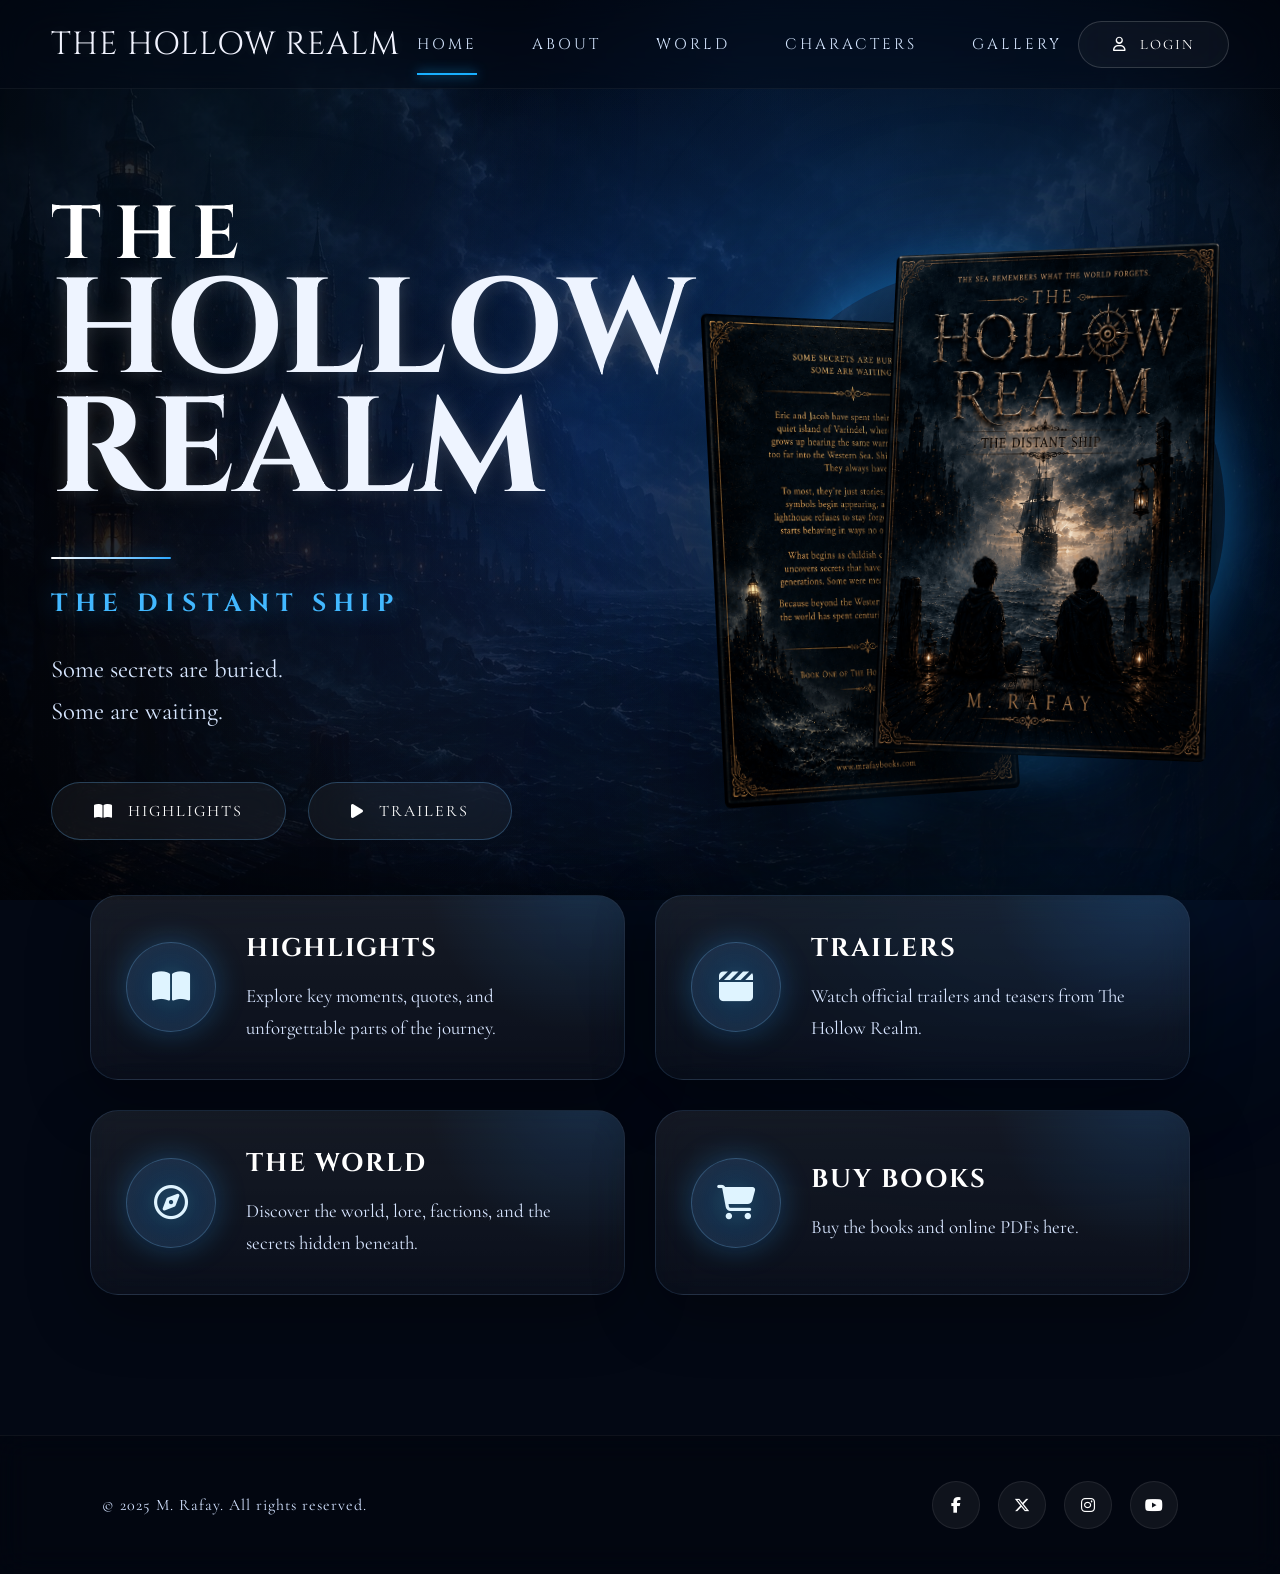
<file: index.html>
<!DOCTYPE html>
<html lang="en">

<head>
    <meta charset="UTF-8">
    <meta name="viewport" content="width=device-width, initial-scale=1.0">
    <meta name="description"
        content="The Hollow Realm — Official website for the dark fantasy novel series by M. Rafay. Explore The Distant Ship and the secrets of the Hollow Realm.">

    <title>The Hollow Realm | Official Website</title>

    <!-- Google Fonts -->
    <link rel="preconnect" href="https://fonts.googleapis.com">
    <link rel="preconnect" href="https://fonts.gstatic.com" crossorigin>
    <link
        href="https://fonts.googleapis.com/css2?family=Cinzel:wght@400;500;600;700&family=Cinzel+Decorative:wght@400;700&family=Cormorant+Garamond:ital,wght@0,300;0,400;0,500;0,600;0,700;1,300;1,400&display=swap"
        rel="stylesheet">

    <!-- Font Awesome -->
    <link rel="stylesheet" href="https://cdnjs.cloudflare.com/ajax/libs/font-awesome/6.6.0/css/all.min.css">

    <!-- Main Stylesheet -->
    <link rel="icon" type="image/png" href="assets/favicon.png">
    <link rel="stylesheet" href="css/style.css">
</head>

<body>

    <!-- ===== LAYERED BACKGROUND ATMOSPHERE ===== -->
    <div class="background" aria-hidden="true"></div>
    <div class="fog" aria-hidden="true"></div>
    <div class="fog-2" aria-hidden="true"></div>


    <!-- ===================================================
         NAVBAR
    =================================================== -->
    <header>
        <nav class="navbar" role="navigation" aria-label="Primary Navigation">

            <a class="logo" href="index.html" aria-label="The Hollow Realm Home">
                THE HOLLOW REALM
            </a>

            <ul class="nav-links">
                <li><a href="index.html" data-nav>HOME</a></li>
                <li><a href="about.html" data-nav>ABOUT</a></li>
                <li><a href="world.html" data-nav>WORLD</a></li>
                <li><a href="characters.html" data-nav>CHARACTERS</a></li>
                <li><a href="gallery.html" data-nav>GALLERY</a></li>
            </ul>
            <button class="menu-toggle" type="button" aria-label="Open navigation menu" aria-expanded="false">
                <i class="fa-solid fa-bars" aria-hidden="true"></i>
            </button>
            <a class="login-btn" href="login.html" data-login-btn aria-label="Login to your account">
                <i class="fa-regular fa-user" aria-hidden="true"></i>
                LOGIN
            </a>

        </nav>
    </header>


    <!-- ===================================================
         HERO
    =================================================== -->
    <main>

        <section class="hero" aria-labelledby="hero-title">

            <!-- ─── LEFT — Title & CTA ─── -->
            <div class="hero-left">
                <div class="hero-title-group">
                    <h2 class="small-title">THE</h2>

                    <h1 id="hero-title">
                        HOLLOW<br>REALM
                    </h1>
                </div>

                <div class="divider" aria-hidden="true"></div>

                <h3>THE DISTANT SHIP</h3>

                <p class="quote">
                    Some secrets are buried.<br>
                    Some are waiting.
                </p>

                <div class="buttons">
                    <a class="primary-btn" href="highlights.html" aria-label="View Highlights">
                        <i class="fa-solid fa-book-open" aria-hidden="true"></i>
                        HIGHLIGHTS
                    </a>
                    <a class="secondary-btn" href="trailers.html" aria-label="Watch Trailers">
                        <i class="fa-solid fa-play" aria-hidden="true"></i>
                        TRAILERS
                    </a>
                </div>

            </div>


            <!-- ─── RIGHT — Books & Magic Circle ─── -->
            <div class="hero-right" aria-label="Featured books">

                <!-- Glowing magic circle beneath books -->
                <div class="magic-circle" aria-hidden="true"></div>

                <!-- Back Book -->
                <div class="book back-book floating-book" tabindex="0"
                    aria-label="The Hollow Realm – The Distant Ship, back cover">
                    <img src="assets/back-book.png" alt="The Hollow Realm back cover — The Distant Ship by M. Rafay">
                </div>

                <!-- Front Book -->
                <div class="book front-book floating-book" tabindex="0"
                    aria-label="The Hollow Realm – The Distant Ship, front cover">
                    <img src="assets/front-book.png" alt="The Hollow Realm front cover — The Distant Ship by M. Rafay">
                </div>

            </div>

        </section>


        <!-- ===================================================
             FEATURE CARDS
        =================================================== -->
        <section class="cards" aria-label="Site sections">

            <!-- Card 1 — Highlights -->
            <a class="card" href="highlights.html">
                <div class="icon" aria-hidden="true">
                    <i class="fa-solid fa-book-open"></i>
                </div>
                <div>
                    <h2>HIGHLIGHTS</h2>
                    <p>
                        Explore key moments, quotes,
                        and unforgettable parts of
                        the journey.
                    </p>
                </div>
            </a>

            <!-- Card 2 — Trailers -->
            <a class="card" href="trailers.html">
                <div class="icon" aria-hidden="true">
                    <i class="fa-solid fa-clapperboard"></i>
                </div>
                <div>
                    <h2>TRAILERS</h2>
                    <p>
                        Watch official trailers and
                        teasers from The Hollow
                        Realm.
                    </p>
                </div>
            </a>

            <!-- Card 3 — The World -->
            <a class="card" href="world.html">
                <div class="icon" aria-hidden="true">
                    <i class="fa-regular fa-compass"></i>
                </div>
                <div>
                    <h2>THE WORLD</h2>
                    <p>
                        Discover the world, lore,
                        factions, and the secrets
                        hidden beneath.
                    </p>
                </div>
            </a>

            <!-- Card 4 — Buy Books -->
            <a class="card" href="buy.html">
                <div class="icon" aria-hidden="true">
                    <i class="fa-solid fa-cart-shopping"></i>
                </div>
                <div>
                    <h2>BUY BOOKS</h2>
                    <p>
                        Buy the books and online
                        PDFs here.
                    </p>
                </div>
            </a>

        </section>

    </main>


    <!-- ===================================================
         FOOTER
    =================================================== -->
    <footer>

        <p>© 2025 M. Rafay. All rights reserved.</p>

        <div class="socials" aria-label="Social media links">
            <i class="fa-brands fa-facebook-f" title="Facebook" tabindex="0" role="link" aria-label="Facebook"></i>
            <i class="fa-brands fa-x-twitter" title="X/Twitter" tabindex="0" role="link" aria-label="X / Twitter"></i>
            <i class="fa-brands fa-instagram" title="Instagram" tabindex="0" role="link" aria-label="Instagram"></i>
            <i class="fa-brands fa-youtube" title="YouTube" tabindex="0" role="link" aria-label="YouTube"></i>
        </div>

    </footer>


    <!-- JavaScript -->
    <script src="js/script.js"></script>

</body>

</html>
</file>
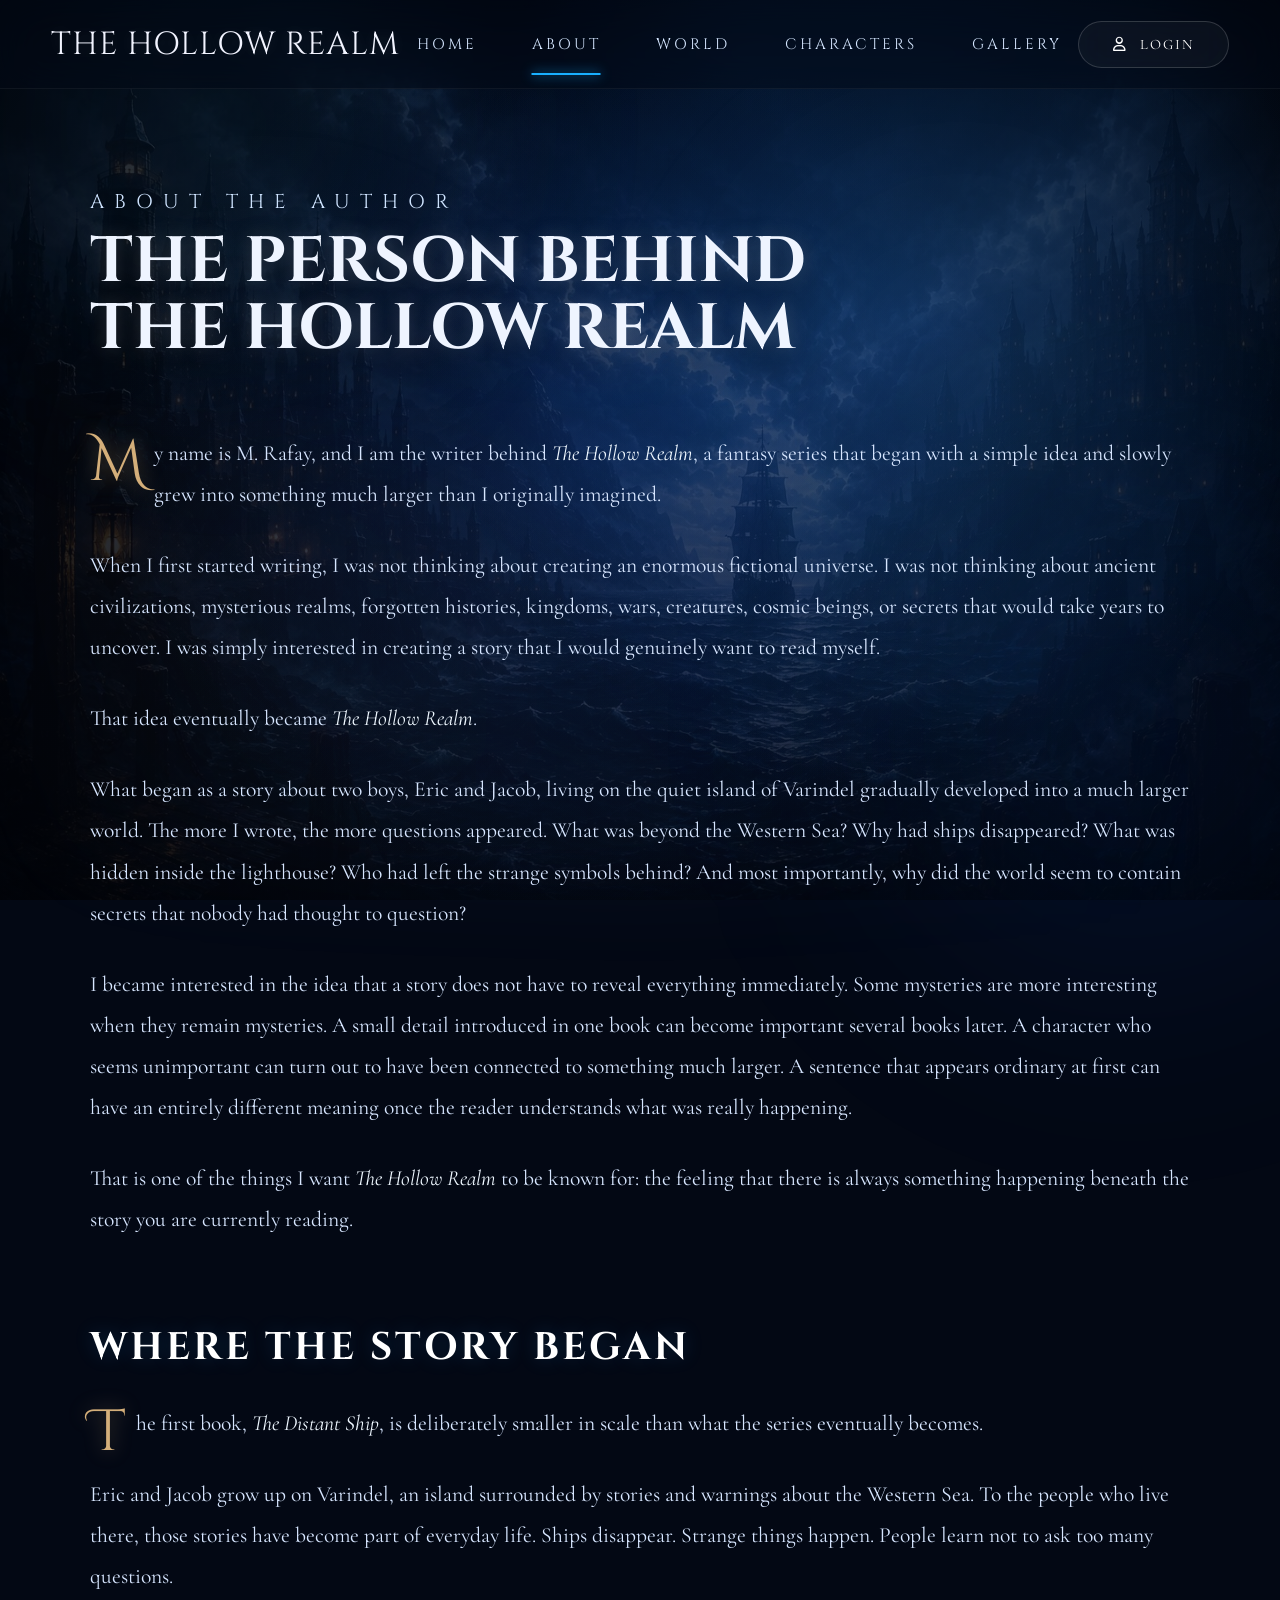
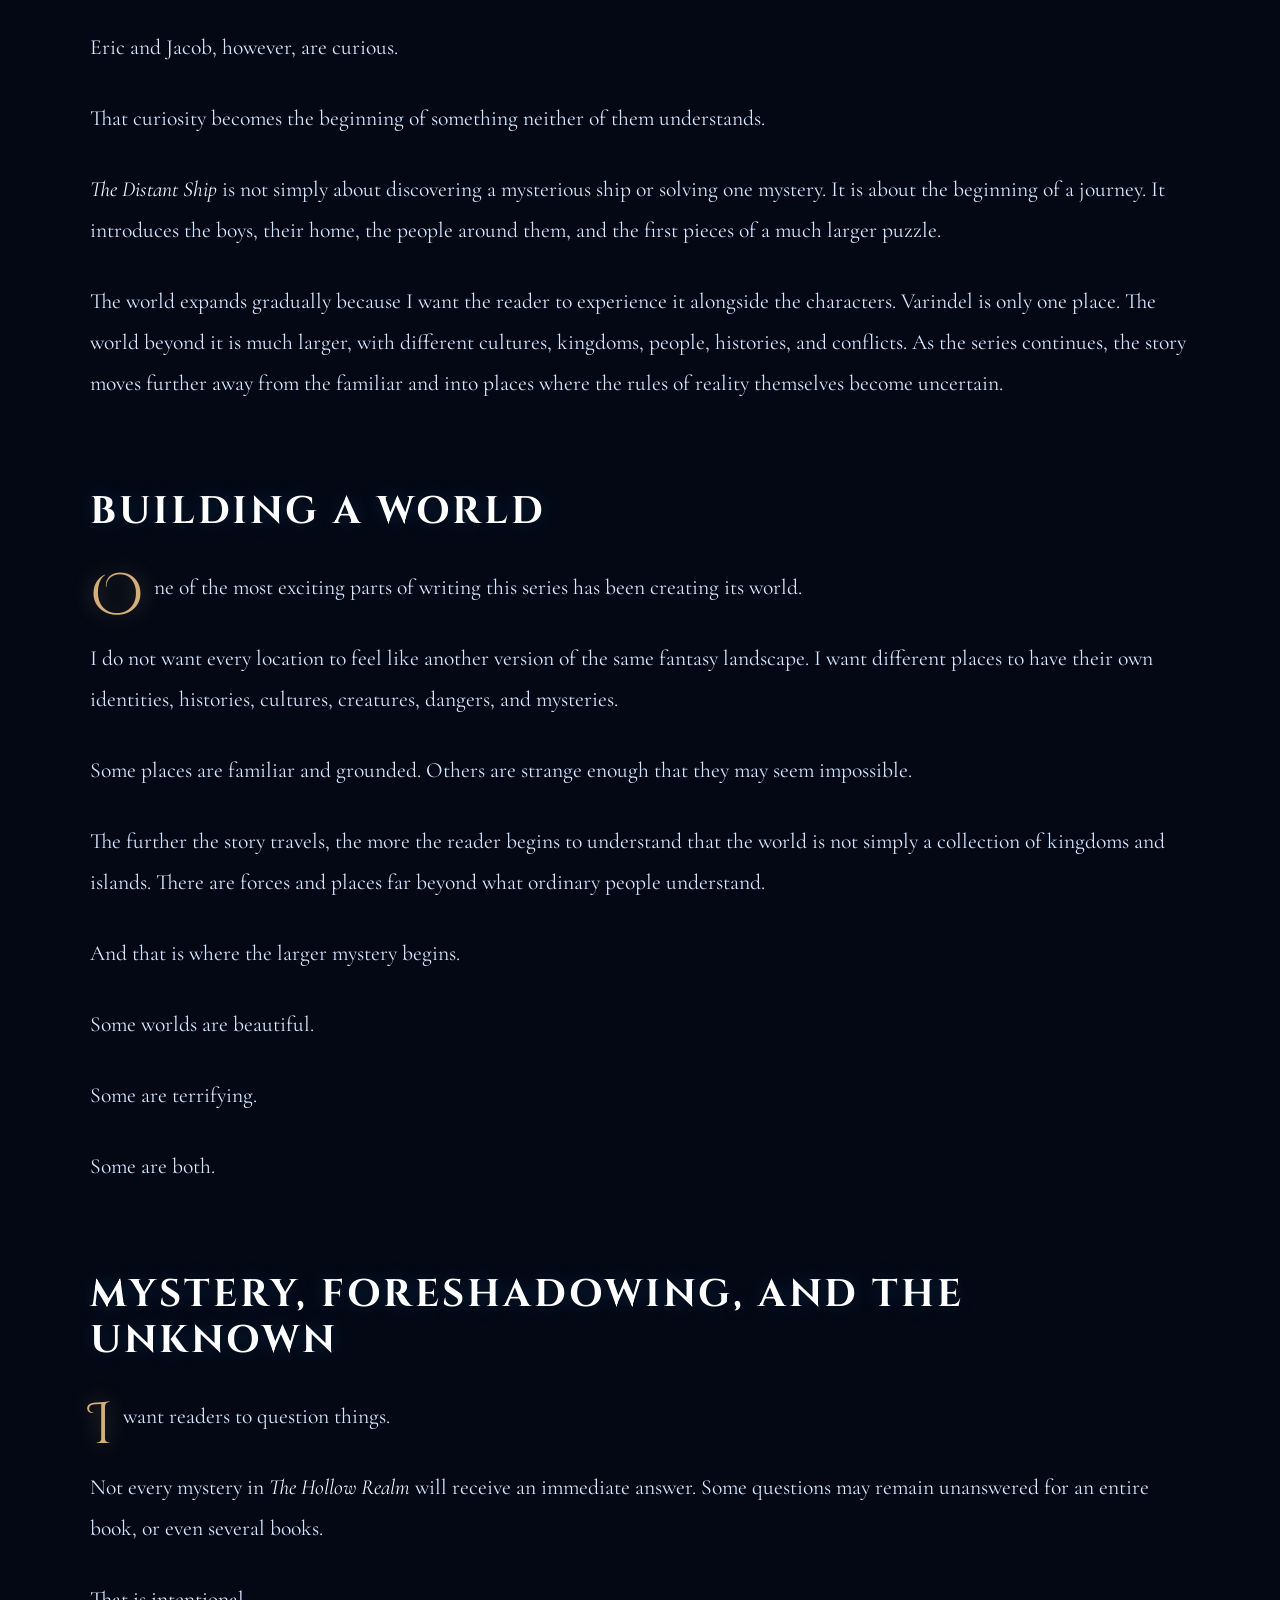
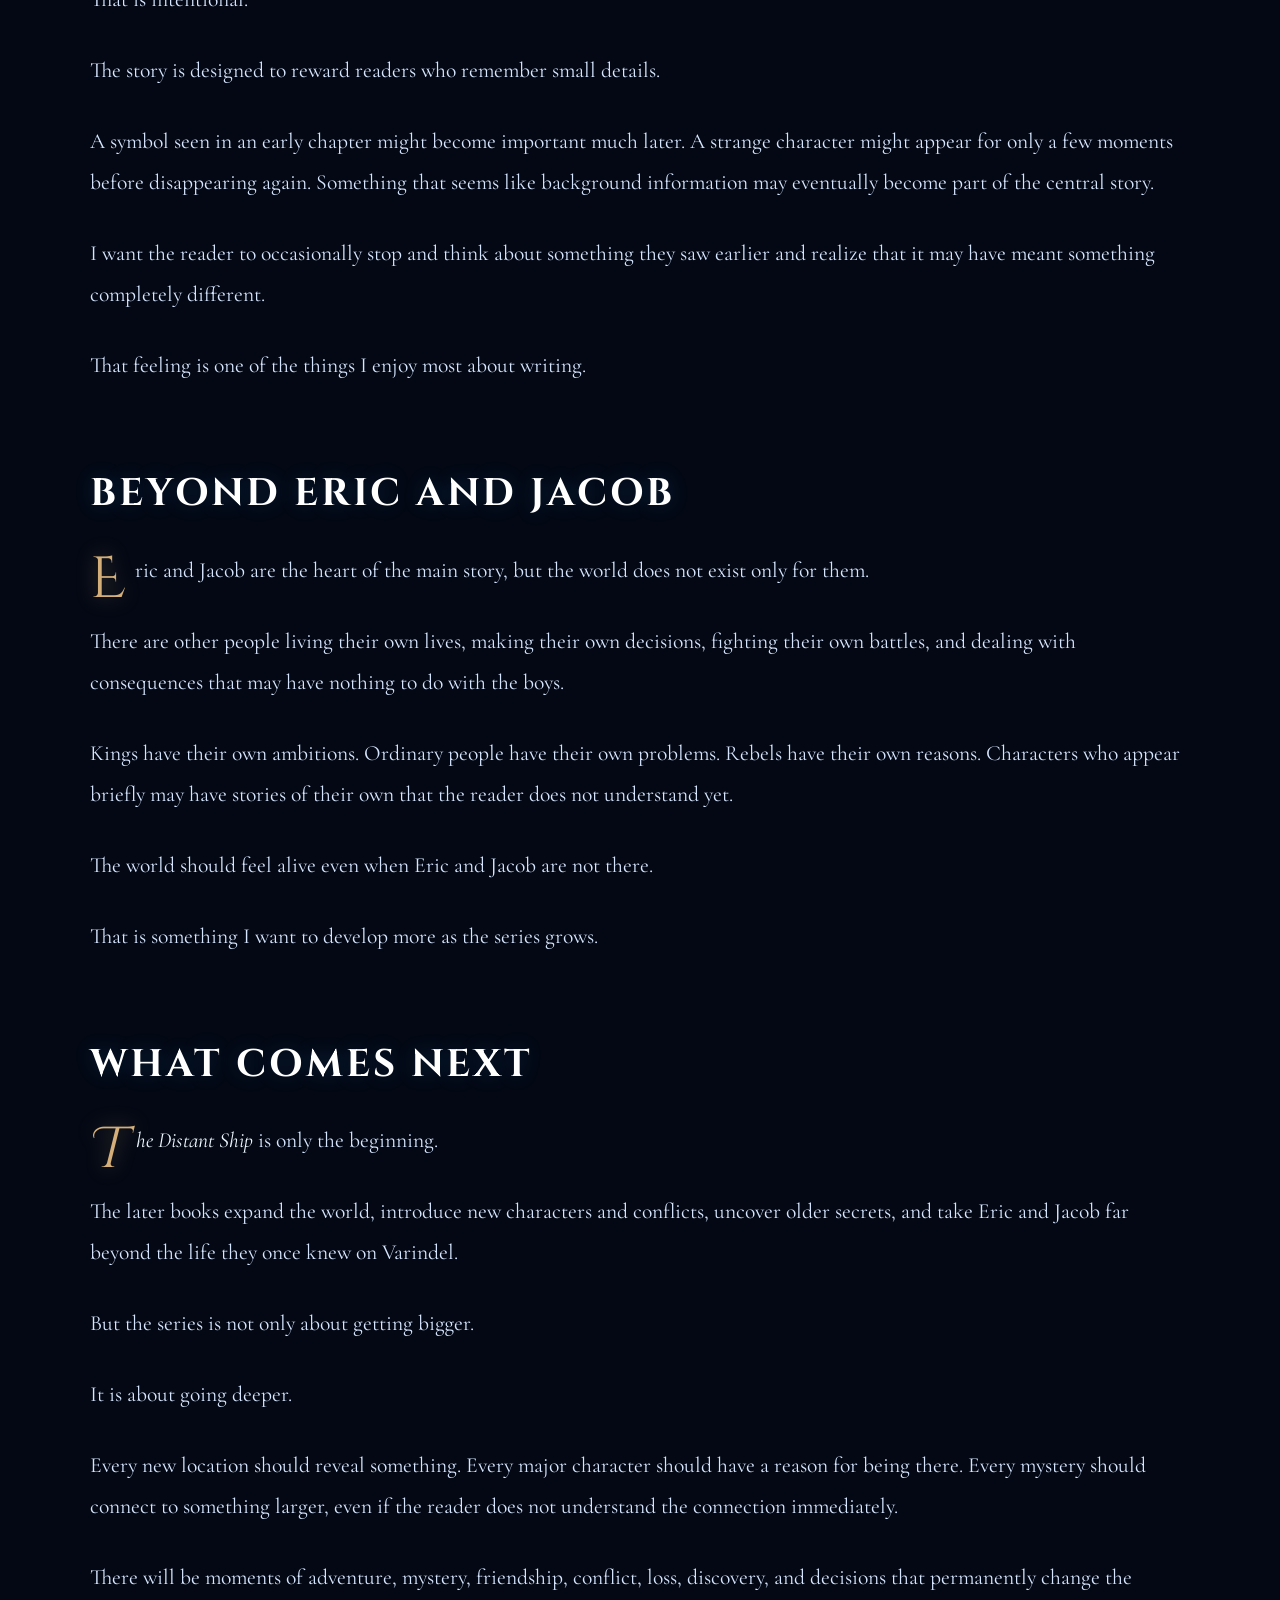
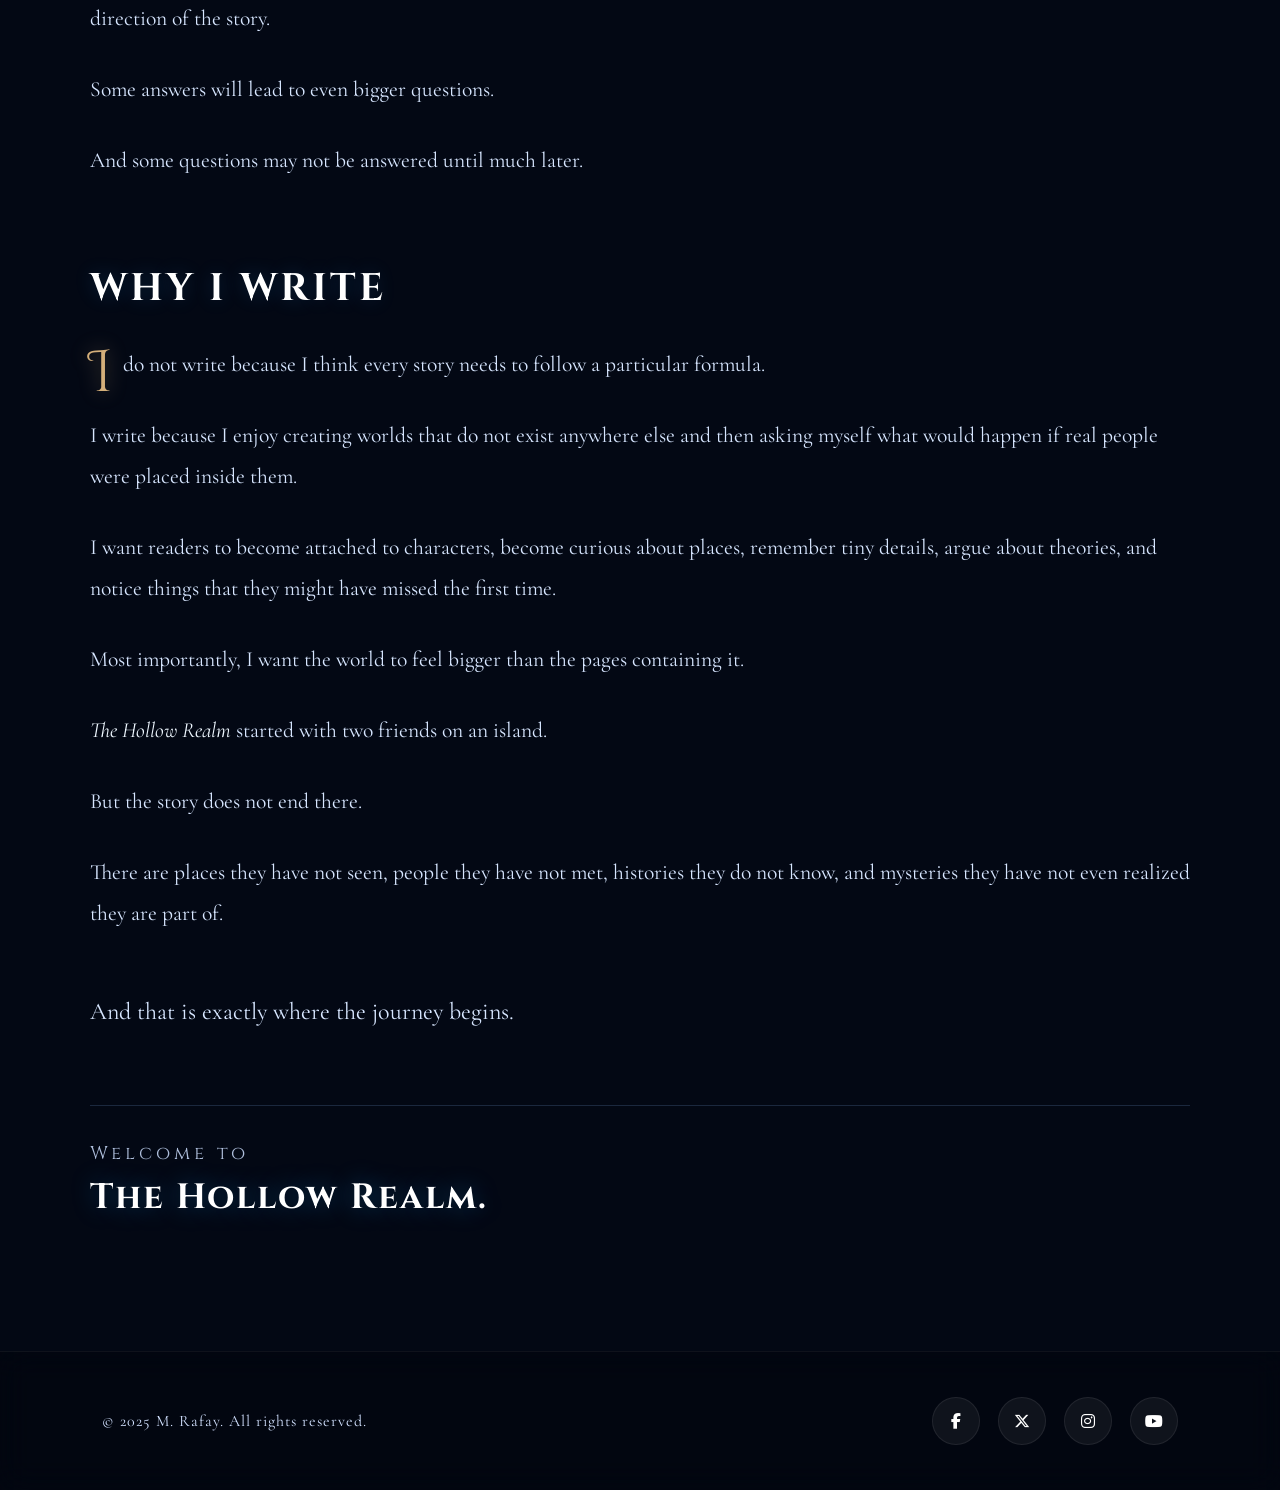
<file: about.html>
<!DOCTYPE html>
<html lang="en">

<head>

    <meta charset="UTF-8">

    <meta name="viewport" content="width=device-width, initial-scale=1.0">

    <meta name="description" content="About M. Rafay and The Hollow Realm fantasy series.">

    <title>About | The Hollow Realm</title>

    <link rel="preconnect" href="https://fonts.googleapis.com">

    <link rel="preconnect" href="https://fonts.gstatic.com" crossorigin>

    <link
        href="https://fonts.googleapis.com/css2?family=Cinzel:wght@400;500;600;700&family=Cinzel+Decorative:wght@400;700&family=Cormorant+Garamond:ital,wght@0,300;0,400;0,500;0,600;0,700;1,300;1,400&display=swap"
        rel="stylesheet">

    <link rel="stylesheet" href="https://cdnjs.cloudflare.com/ajax/libs/font-awesome/6.6.0/css/all.min.css">

    <link rel="icon" type="image/png" href="assets/favicon.png">
    <link rel="stylesheet" href="css/style.css">

</head>


<body>

    <div class="background" aria-hidden="true"></div>

    <div class="fog" aria-hidden="true"></div>

    <div class="fog-2" aria-hidden="true"></div>


    <header>

        <nav class="navbar" role="navigation" aria-label="Primary Navigation">

            <a class="logo" href="index.html" aria-label="The Hollow Realm Home">
                THE HOLLOW REALM
            </a>


            <ul class="nav-links">

                <li>
                    <a href="index.html" data-nav>HOME</a>
                </li>

                <li>
                    <a href="about.html" data-nav>ABOUT</a>
                </li>

                <li>
                    <a href="world.html" data-nav>WORLD</a>
                </li>

                <li>
                    <a href="characters.html" data-nav>CHARACTERS</a>
                </li>

                <li>
                    <a href="gallery.html" data-nav>GALLERY</a>
                </li>

            </ul>


            <button class="menu-toggle" type="button" aria-label="Open navigation menu" aria-expanded="false">

                <i class="fa-solid fa-bars" aria-hidden="true"></i>

            </button>


            <a class="login-btn" href="login.html" data-login-btn aria-label="Login to your account">

                <i class="fa-regular fa-user" aria-hidden="true"></i>

                LOGIN

            </a>

        </nav>

    </header>


    <main class="about-page">


        <section class="about-content" aria-labelledby="page-title">


            <div class="about-heading">

                <p class="eyebrow">
                    ABOUT THE AUTHOR
                </p>


                <h1 id="page-title">
                    THE PERSON BEHIND
                    <br>
                    THE HOLLOW REALM
                </h1>

            </div>


            <div class="about-text">


                <p>
                    My name is M. Rafay, and I am the writer behind
                    <em>The Hollow Realm</em>, a fantasy series that began
                    with a simple idea and slowly grew into something much
                    larger than I originally imagined.
                </p>


                <p>
                    When I first started writing, I was not thinking about
                    creating an enormous fictional universe. I was not
                    thinking about ancient civilizations,
                    mysterious realms, forgotten histories, kingdoms,
                    wars, creatures, cosmic beings, or secrets that would
                    take years to uncover. I was simply interested in
                    creating a story that I would genuinely want to read
                    myself.
                </p>


                <p>
                    That idea eventually became
                    <em>The Hollow Realm</em>.
                </p>


                <p>
                    What began as a story about two boys, Eric and Jacob,
                    living on the quiet island of Varindel gradually
                    developed into a much larger world. The more I wrote,
                    the more questions appeared. What was beyond the
                    Western Sea? Why had ships disappeared? What was hidden
                    inside the lighthouse? Who had left the strange symbols
                    behind? And most importantly, why did the world seem to
                    contain secrets that nobody had thought to question?
                </p>


                <p>
                    I became interested in the idea that a story does not
                    have to reveal everything immediately. Some mysteries
                    are more interesting when they remain mysteries. A
                    small detail introduced in one book can become important
                    several books later. A character who seems unimportant
                    can turn out to have been connected to something much
                    larger. A sentence that appears ordinary at first can
                    have an entirely different meaning once the reader
                    understands what was really happening.
                </p>


                <p>
                    That is one of the things I want
                    <em>The Hollow Realm</em> to be known for: the feeling
                    that there is always something happening beneath the
                    story you are currently reading.
                </p>


                <h2>
                    WHERE THE STORY BEGAN
                </h2>


                <p>
                    The first book, <em>The Distant Ship</em>, is
                    deliberately smaller in scale than what the series
                    eventually becomes.
                </p>


                <p>
                    Eric and Jacob grow up on Varindel, an island surrounded
                    by stories and warnings about the Western Sea. To the
                    people who live there, those stories have become part of
                    everyday life. Ships disappear. Strange things happen.
                    People learn not to ask too many questions.
                </p>


                <p>
                    Eric and Jacob, however, are curious.
                </p>


                <p>
                    That curiosity becomes the beginning of something
                    neither of them understands.
                </p>


                <p>
                    <em>The Distant Ship</em> is not simply about
                    discovering a mysterious ship or solving one mystery.
                    It is about the beginning of a journey. It introduces
                    the boys, their home, the people around them, and the
                    first pieces of a much larger puzzle.
                </p>


                <p>
                    The world expands gradually because I want the reader
                    to experience it alongside the characters. Varindel is
                    only one place. The world beyond it is much larger,
                    with different cultures, kingdoms, people, histories,
                    and conflicts. As the series continues, the story moves
                    further away from the familiar and into places where
                    the rules of reality themselves become uncertain.
                </p>


                <h2>
                    BUILDING A WORLD
                </h2>


                <p>
                    One of the most exciting parts of writing this series
                    has been creating its world.
                </p>


                <p>
                    I do not want every location to feel like another
                    version of the same fantasy landscape. I want different
                    places to have their own identities, histories,
                    cultures, creatures, dangers, and mysteries.
                </p>


                <p>
                    Some places are familiar and grounded. Others are
                    strange enough that they may seem impossible.
                </p>


                <p>
                    The further the story travels, the more the reader
                    begins to understand that the world is not simply a
                    collection of kingdoms and islands. There are forces
                    and places far beyond what ordinary people understand.
                </p>


                <p>
                    And that is where the larger mystery begins.
                </p>

                <p>
                    Some worlds are beautiful.
                </p>


                <p>
                    Some are terrifying.
                </p>


                <p>
                    Some are both.
                </p>


                <h2>
                    MYSTERY, FORESHADOWING, AND THE UNKNOWN
                </h2>


                <p>
                    I want readers to question things.
                </p>


                <p>
                    Not every mystery in <em>The Hollow Realm</em> will
                    receive an immediate answer. Some questions may remain
                    unanswered for an entire book, or even several books.
                </p>


                <p>
                    That is intentional.
                </p>


                <p>
                    The story is designed to reward readers who remember
                    small details.
                </p>


                <p>
                    A symbol seen in an early chapter might become
                    important much later. A strange character might appear
                    for only a few moments before disappearing again.
                    Something that seems like background information may
                    eventually become part of the central story.
                </p>


                <p>
                    I want the reader to occasionally stop and think about
                    something they saw earlier and realize that it may have
                    meant something completely different.
                </p>


                <p>
                    That feeling is one of the things I enjoy most about
                    writing.
                </p>


                <h2>
                    BEYOND ERIC AND JACOB
                </h2>


                <p>
                    Eric and Jacob are the heart of the main story, but the
                    world does not exist only for them.
                </p>


                <p>
                    There are other people living their own lives, making
                    their own decisions, fighting their own battles, and
                    dealing with consequences that may have nothing to do
                    with the boys.
                </p>


                <p>
                    Kings have their own ambitions. Ordinary people have
                    their own problems. Rebels have their own reasons.
                    Characters who appear briefly may have stories of their
                    own that the reader does not understand yet.
                </p>


                <p>
                    The world should feel alive even when Eric and Jacob
                    are not there.
                </p>


                <p>
                    That is something I want to develop more as the series
                    grows.
                </p>


                <h2>
                    WHAT COMES NEXT
                </h2>


                <p>
                    <em>The Distant Ship</em> is only the beginning.
                </p>


                <p>
                    The later books expand the world, introduce new
                    characters and conflicts, uncover older secrets, and
                    take Eric and Jacob far beyond the life they once knew
                    on Varindel.
                </p>


                <p>
                    But the series is not only about getting bigger.
                </p>


                <p>
                    It is about going deeper.
                </p>


                <p>
                    Every new location should reveal something. Every major
                    character should have a reason for being there. Every
                    mystery should connect to something larger, even if the
                    reader does not understand the connection immediately.
                </p>


                <p>
                    There will be moments of adventure, mystery, friendship,
                    conflict, loss, discovery, and decisions that
                    permanently change the direction of the story.
                </p>


                <p>
                    Some answers will lead to even bigger questions.
                </p>


                <p>
                    And some questions may not be answered until much later.
                </p>


                <h2>
                    WHY I WRITE
                </h2>


                <p>
                    I do not write because I think every story needs to
                    follow a particular formula.
                </p>


                <p>
                    I write because I enjoy creating worlds that do not
                    exist anywhere else and then asking myself what would
                    happen if real people were placed inside them.
                </p>


                <p>
                    I want readers to become attached to characters, become
                    curious about places, remember tiny details, argue
                    about theories, and notice things that they might have
                    missed the first time.
                </p>


                <p>
                    Most importantly, I want the world to feel bigger than
                    the pages containing it.
                </p>


                <p>
                    <em>The Hollow Realm</em> started with two friends on
                    an island.
                </p>


                <p>
                    But the story does not end there.
                </p>


                <p>
                    There are places they have not seen, people they have
                    not met, histories they do not know, and mysteries they
                    have not even realized they are part of.
                </p>


                <p class="about-ending">
                    And that is exactly where the journey begins.
                </p>


                <div class="about-signoff">

                    <span>
                        Welcome to
                    </span>

                    <strong>
                        The Hollow Realm.
                    </strong>

                </div>


            </div>

        </section>

    </main>


    <footer>

        <p>
            © 2025 M. Rafay. All rights reserved.
        </p>


        <div class="socials" aria-label="Social media links">

            <i class="fa-brands fa-facebook-f" title="Facebook" tabindex="0" role="link" aria-label="Facebook"></i>

            <i class="fa-brands fa-x-twitter" title="X/Twitter" tabindex="0" role="link" aria-label="X / Twitter"></i>

            <i class="fa-brands fa-instagram" title="Instagram" tabindex="0" role="link" aria-label="Instagram"></i>

            <i class="fa-brands fa-youtube" title="YouTube" tabindex="0" role="link" aria-label="YouTube"></i>

        </div>

    </footer>


    <script src="js/script.js"></script>

</body>

</html>
</file>
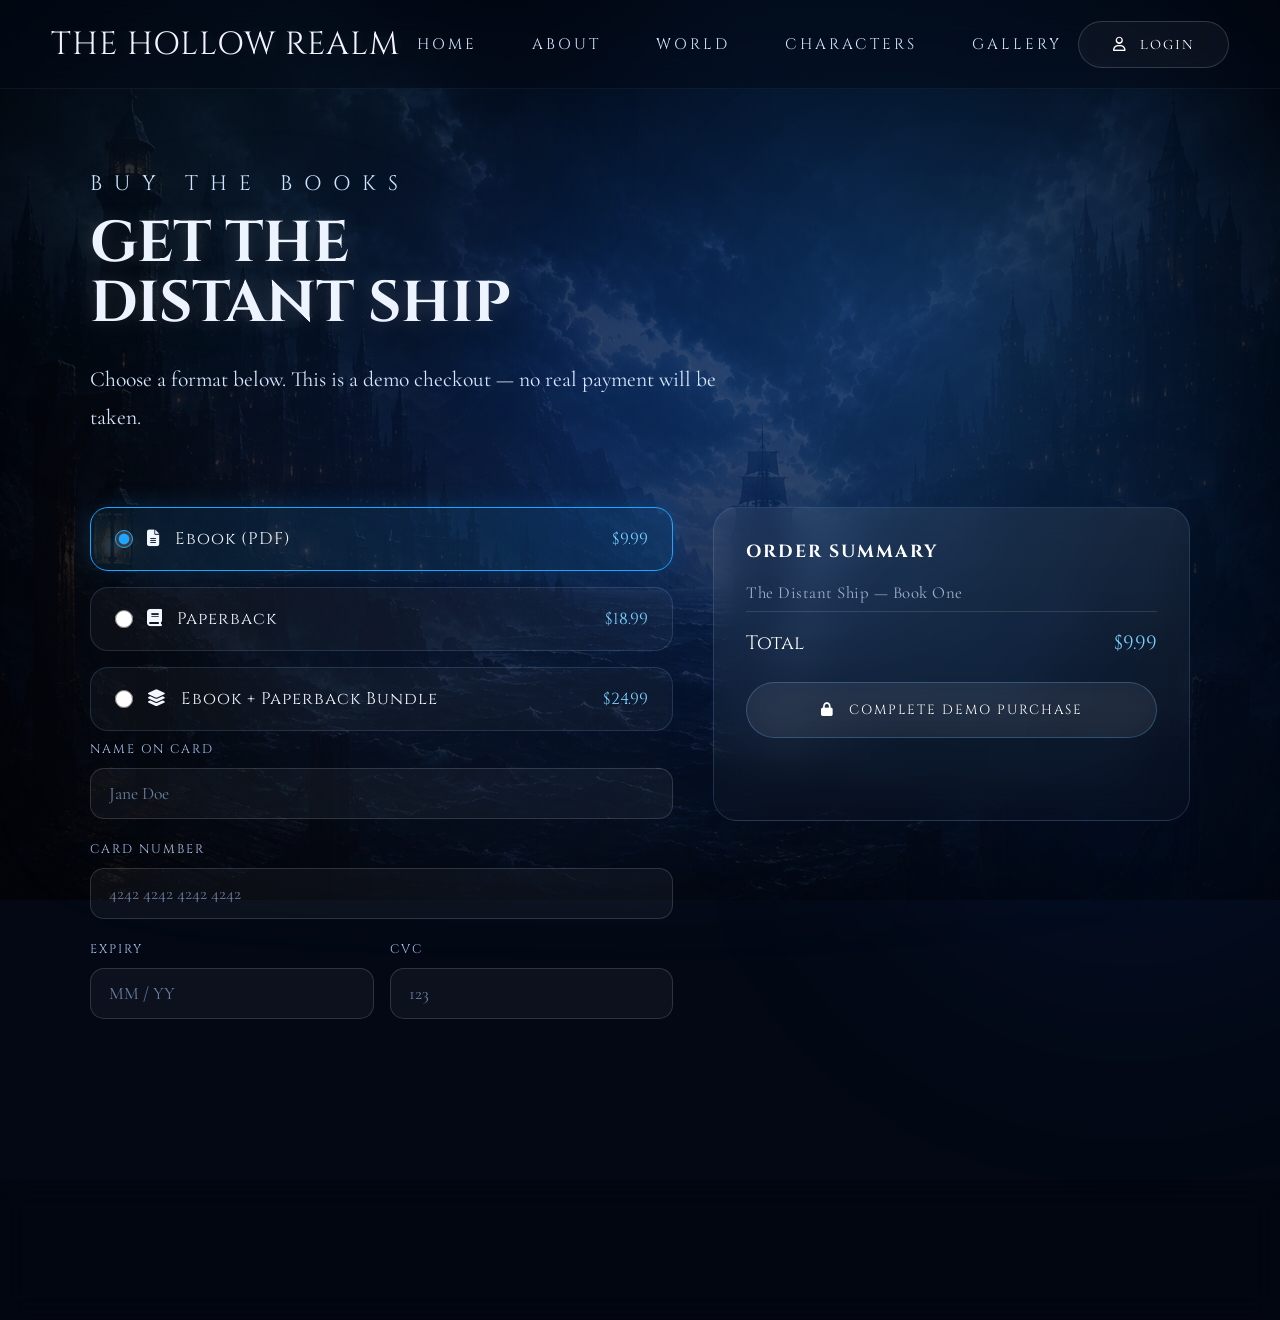
<file: buy.html>
<!DOCTYPE html>
<html lang="en">

<head>
    <meta charset="UTF-8">
    <meta name="viewport" content="width=device-width, initial-scale=1.0">
    <meta name="description" content="Buy The Distant Ship — ebook, paperback, and bundle options. Demo checkout.">

    <title>Buy the Books | The Hollow Realm</title>

    <!-- Google Fonts -->
    <link rel="preconnect" href="https://fonts.googleapis.com">
    <link rel="preconnect" href="https://fonts.gstatic.com" crossorigin>
    <link href="https://fonts.googleapis.com/css2?family=Cinzel:wght@400;500;600;700&family=Cinzel+Decorative:wght@400;700&family=Cormorant+Garamond:ital,wght@0,300;0,400;0,500;0,600;0,700;1,300;1,400&display=swap" rel="stylesheet">

    <!-- Font Awesome -->
    <link rel="stylesheet" href="https://cdnjs.cloudflare.com/ajax/libs/font-awesome/6.6.0/css/all.min.css">

    <!-- Main Stylesheet -->
    <link rel="icon" type="image/png" href="assets/favicon.png">
    <link rel="stylesheet" href="css/style.css">
</head>

<body>

    <!-- ===== LAYERED BACKGROUND ATMOSPHERE ===== -->
    <div class="background" aria-hidden="true"></div>
    <div class="fog"        aria-hidden="true"></div>
    <div class="fog-2"      aria-hidden="true"></div>


    <!-- ===================================================
         NAVBAR
    =================================================== -->
    <header>
        <nav class="navbar" role="navigation" aria-label="Primary Navigation">

            <a class="logo" href="index.html" aria-label="The Hollow Realm Home">
                THE HOLLOW REALM
            </a>

            <ul class="nav-links">
                <li><a href="index.html" data-nav>HOME</a></li>
                <li><a href="about.html" data-nav>ABOUT</a></li>
                <li><a href="world.html" data-nav>WORLD</a></li>
                <li><a href="characters.html" data-nav>CHARACTERS</a></li>
                <li><a href="gallery.html" data-nav>GALLERY</a></li>
            </ul>

            <button class="menu-toggle" type="button" aria-label="Open navigation menu" aria-expanded="false">
                <i class="fa-solid fa-bars" aria-hidden="true"></i>
            </button>

            <a class="login-btn" href="login.html" data-login-btn aria-label="Login to your account">
                <i class="fa-regular fa-user" aria-hidden="true"></i>
                LOGIN
            </a>

        </nav>
    </header>


    <main>

        <section class="page-hero" aria-labelledby="page-title">
            <p class="eyebrow">BUY THE BOOKS</p>
            <h1 id="page-title">GET THE<br>DISTANT SHIP</h1>
            <p class="lede">
                Choose a format below. This is a demo checkout — no
                real payment will be taken.
            </p>
        </section>

        <section class="page-section">
            <form id="buy-form" novalidate>
                <div class="buy-layout">

                    <div>
                        <div class="format-list">

                            <label class="format-option">
                                <span class="format-name">
                                    <input type="radio" name="format" value="ebook" checked>
                                    <i class="fa-solid fa-file-lines" aria-hidden="true"></i>
                                    Ebook (PDF)
                                </span>
                                <span class="format-price">$9.99</span>
                            </label>

                            <label class="format-option">
                                <span class="format-name">
                                    <input type="radio" name="format" value="paperback">
                                    <i class="fa-solid fa-book" aria-hidden="true"></i>
                                    Paperback
                                </span>
                                <span class="format-price">$18.99</span>
                            </label>

                            <label class="format-option">
                                <span class="format-name">
                                    <input type="radio" name="format" value="bundle">
                                    <i class="fa-solid fa-layer-group" aria-hidden="true"></i>
                                    Ebook + Paperback Bundle
                                </span>
                                <span class="format-price">$24.99</span>
                            </label>

                        </div>

                        <div class="field">
                            <label for="buy-name">NAME ON CARD</label>
                            <input type="text" id="buy-name" placeholder="Jane Doe" autocomplete="cc-name">
                        </div>
                        <div class="field">
                            <label for="buy-card">CARD NUMBER</label>
                            <input type="text" id="buy-card" placeholder="4242 4242 4242 4242" autocomplete="cc-number" inputmode="numeric">
                        </div>
                        <div class="form-row">
                            <div class="field">
                                <label for="buy-expiry">EXPIRY</label>
                                <input type="text" id="buy-expiry" placeholder="MM / YY" autocomplete="cc-exp">
                            </div>
                            <div class="field">
                                <label for="buy-cvc">CVC</label>
                                <input type="text" id="buy-cvc" placeholder="123" autocomplete="cc-csc" inputmode="numeric">
                            </div>
                        </div>
                    </div>

                    <div class="order-summary">
                        <h3>ORDER SUMMARY</h3>
                        <p class="note-soft">The Distant Ship — Book One</p>
                        <div class="order-total">
                            <span>Total</span>
                            <span id="order-total-amount">$9.99</span>
                        </div>
                        <button type="submit" class="primary-btn submit-btn" style="margin-top: 26px;">
                            <i class="fa-solid fa-lock" aria-hidden="true"></i>
                            COMPLETE DEMO PURCHASE
                        </button>
                        <p class="form-message" id="buy-message"></p>
                    </div>

                </div>
            </form>
        </section>

    </main>


    <!-- ===================================================
         FOOTER
    =================================================== -->
    <footer>

        <p>© 2025 M. Rafay. All rights reserved.</p>

        <div class="socials" aria-label="Social media links">
            <i class="fa-brands fa-facebook-f"  title="Facebook"  tabindex="0" role="link" aria-label="Facebook"></i>
            <i class="fa-brands fa-x-twitter"   title="X/Twitter" tabindex="0" role="link" aria-label="X / Twitter"></i>
            <i class="fa-brands fa-instagram"   title="Instagram" tabindex="0" role="link" aria-label="Instagram"></i>
            <i class="fa-brands fa-youtube"     title="YouTube"   tabindex="0" role="link" aria-label="YouTube"></i>
        </div>

    </footer>


    <!-- JavaScript -->
    <script src="js/script.js"></script>

</body>

</html>
</file>
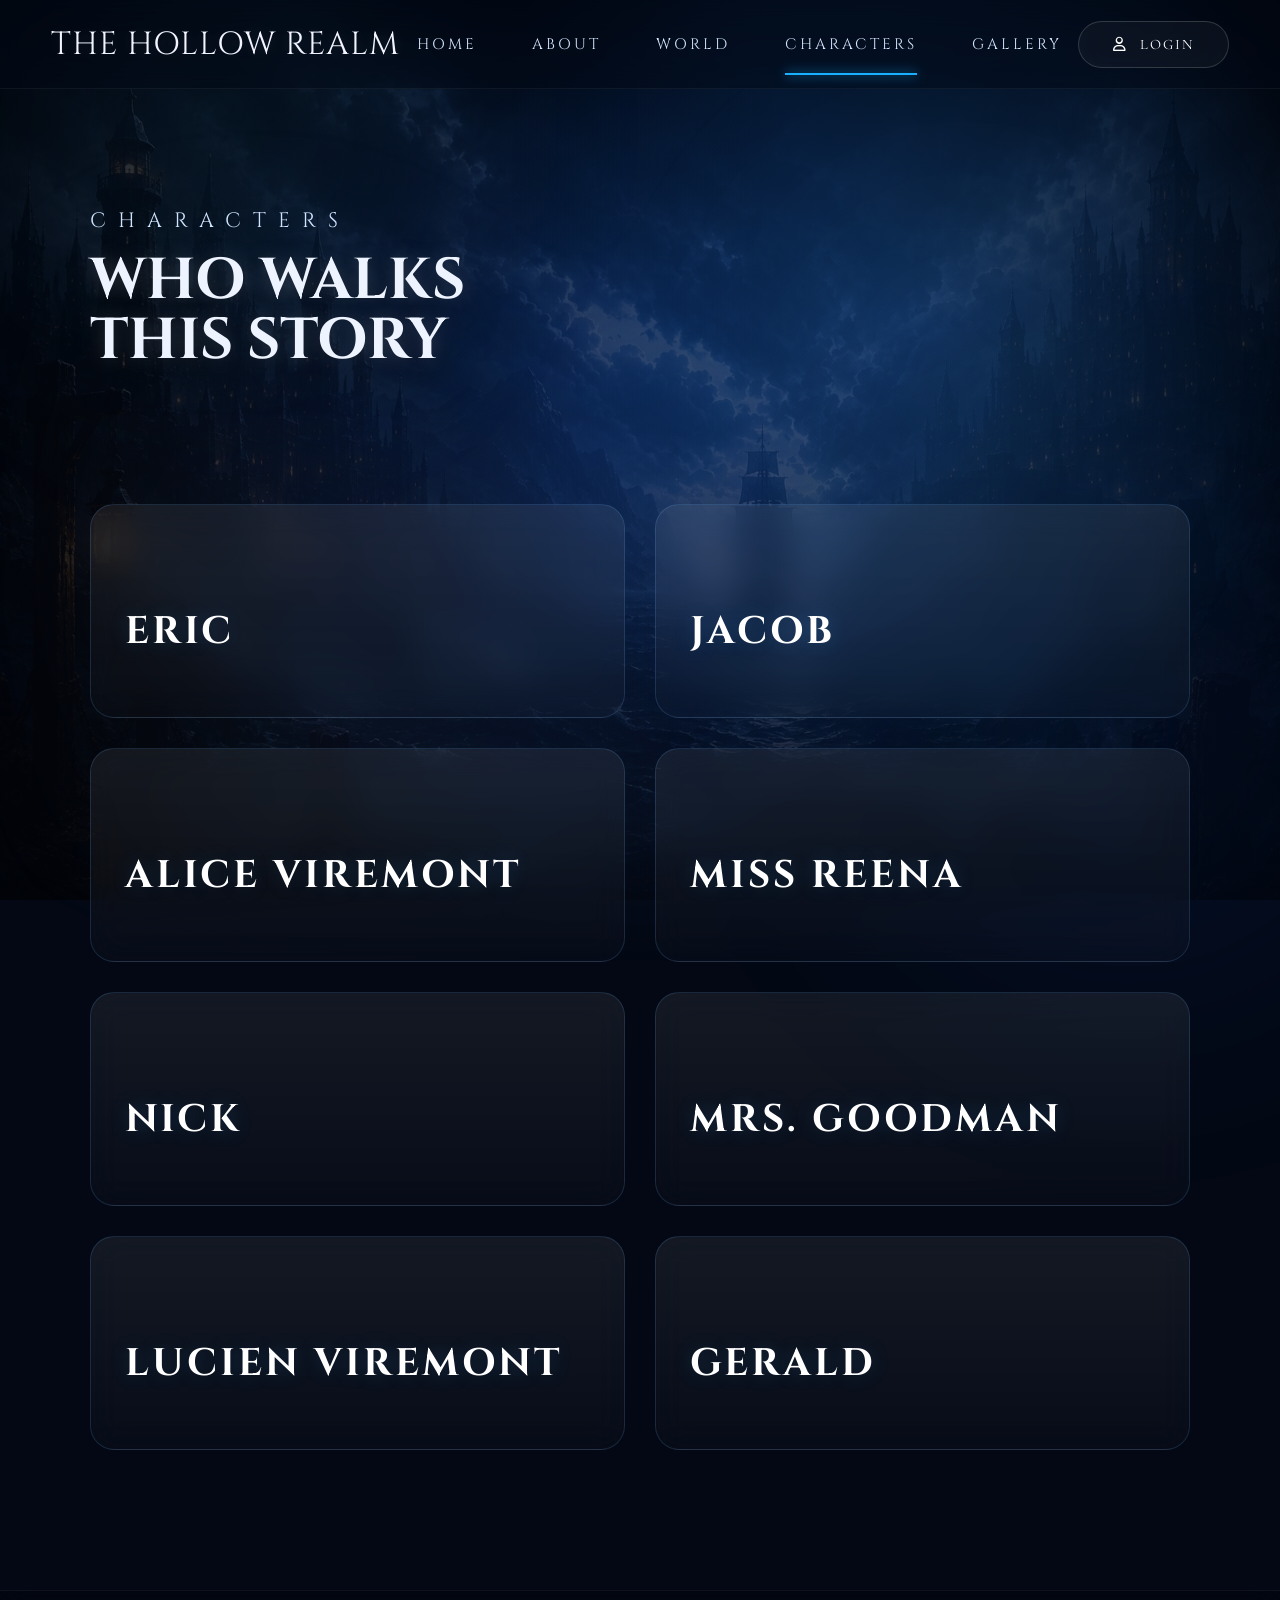
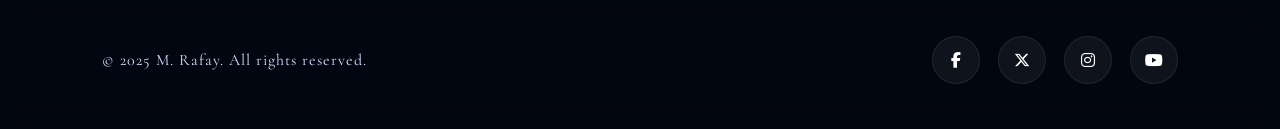
<file: characters.html>
<!DOCTYPE html>
<html lang="en">

<head>
    <meta charset="UTF-8">
    <meta name="viewport" content="width=device-width, initial-scale=1.0">
    <meta name="description" content="Meet Eric and Jacob, the characters at the heart of The Hollow Realm.">

    <title>Characters | The Hollow Realm</title>

    <!-- Google Fonts -->
    <link rel="preconnect" href="https://fonts.googleapis.com">
    <link rel="preconnect" href="https://fonts.gstatic.com" crossorigin>
    <link
        href="https://fonts.googleapis.com/css2?family=Cinzel:wght@400;500;600;700&family=Cinzel+Decorative:wght@400;700&family=Cormorant+Garamond:ital,wght@0,300;0,400;0,500;0,600;0,700;1,300;1,400&display=swap"
        rel="stylesheet">

    <!-- Font Awesome -->
    <link rel="stylesheet" href="https://cdnjs.cloudflare.com/ajax/libs/font-awesome/6.6.0/css/all.min.css">

    <!-- Main Stylesheet -->
    <link rel="icon" type="image/png" href="assets/favicon.png">
    <link rel="stylesheet" href="css/style.css">
</head>

<body>

    <!-- ===== LAYERED BACKGROUND ATMOSPHERE ===== -->
    <div class="background" aria-hidden="true"></div>
    <div class="fog" aria-hidden="true"></div>
    <div class="fog-2" aria-hidden="true"></div>


    <!-- ===================================================
         NAVBAR
    =================================================== -->
    <header>
        <nav class="navbar" role="navigation" aria-label="Primary Navigation">

            <a class="logo" href="index.html" aria-label="The Hollow Realm Home">
                THE HOLLOW REALM
            </a>

            <ul class="nav-links">
                <li><a href="index.html" data-nav>HOME</a></li>
                <li><a href="about.html" data-nav>ABOUT</a></li>
                <li><a href="world.html" data-nav>WORLD</a></li>
                <li><a href="characters.html" data-nav>CHARACTERS</a></li>
                <li><a href="gallery.html" data-nav>GALLERY</a></li>
            </ul>

            <button class="menu-toggle" type="button" aria-label="Open navigation menu" aria-expanded="false">
                <i class="fa-solid fa-bars" aria-hidden="true"></i>
            </button>

            <a class="login-btn" href="login.html" data-login-btn aria-label="Login to your account">
                <i class="fa-regular fa-user" aria-hidden="true"></i>
                LOGIN
            </a>

        </nav>
    </header>


    <main>

        <section class="page-hero" aria-labelledby="page-title">
            <p class="eyebrow">CHARACTERS</p>
            <h1 id="page-title">WHO WALKS<br>THIS STORY</h1>
        </section>

        <section class="page-section">

            <div class="character-grid">

                <article class="character-card" data-character="eric">
                    <h2>ERIC</h2>
                </article>

                <article class="character-card" data-character="jacob">
                    <h2>JACOB</h2>
                </article>

                <article class="character-card" data-character="alice">
                    <h2>ALICE VIREMONT</h2>
                </article>

                <article class="character-card" data-character="reena">
                    <h2>MISS REENA</h2>
                </article>

                <article class="character-card" data-character="nick">
                    <h2>NICK</h2>
                </article>

                <article class="character-card" data-character="goodman">
                    <h2>MRS. GOODMAN</h2>
                </article>

                <article class="character-card" data-character="lucien">
                    <h2>LUCIEN VIREMONT</h2>
                </article>

                <article class="character-card" data-character="gerald">
                    <h2>GERALD</h2>
                </article>

            </div>

            <!-- CHARACTER INFORMATION PANEL -->
            <div class="character-detail" id="character-detail">

                <button class="character-close" id="character-close" aria-label="Close character">
                    ×
                </button>

                <div class="character-detail-image">
                    <img id="character-image" src="assets/eric.png" alt="Character portrait">
                </div>

                <div class="character-detail-content">

                    <p class="eyebrow" id="character-role">CHARACTER</p>

                    <h2 id="character-name">ERIC</h2>

                    <p id="character-description">
                        Character description will appear here.
                    </p>

                    <div class="character-meta">
                        <p><strong>Origin:</strong> <span id="character-origin">Varindel</span></p>
                        <p><strong>First Appearance:</strong> <span id="character-book">Book One</span></p>
                    </div>

                </div>

            </div>
        </section>

    </main>


        <!-- ===================================================
         FOOTER
    =================================================== -->
        <footer>

            <p>© 2025 M. Rafay. All rights reserved.</p>

            <div class="socials" aria-label="Social media links">
                <i class="fa-brands fa-facebook-f" title="Facebook" tabindex="0" role="link" aria-label="Facebook"></i>
                <i class="fa-brands fa-x-twitter" title="X/Twitter" tabindex="0" role="link"
                    aria-label="X / Twitter"></i>
                <i class="fa-brands fa-instagram" title="Instagram" tabindex="0" role="link" aria-label="Instagram"></i>
                <i class="fa-brands fa-youtube" title="YouTube" tabindex="0" role="link" aria-label="YouTube"></i>
            </div>

        </footer>


        <!-- JavaScript -->
        <script src="js/script.js"></script>

</body>

</html>
</file>
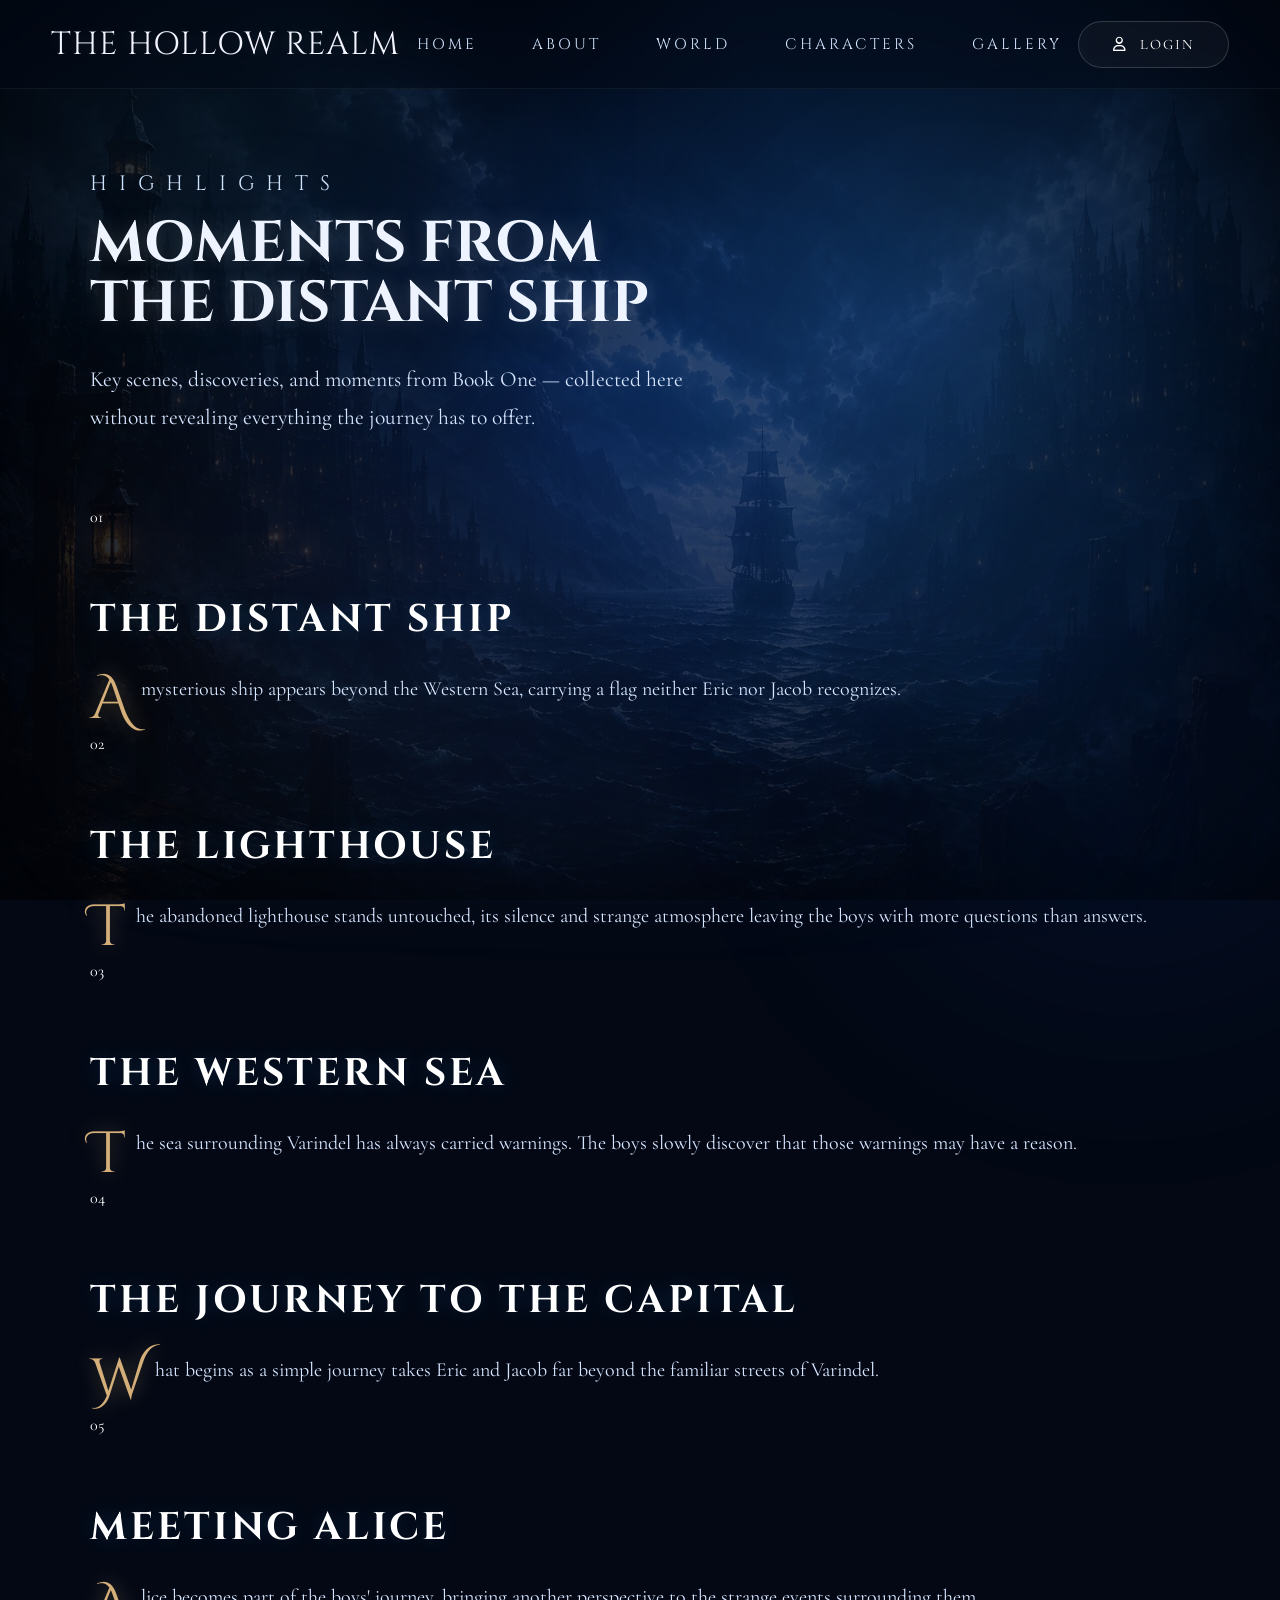
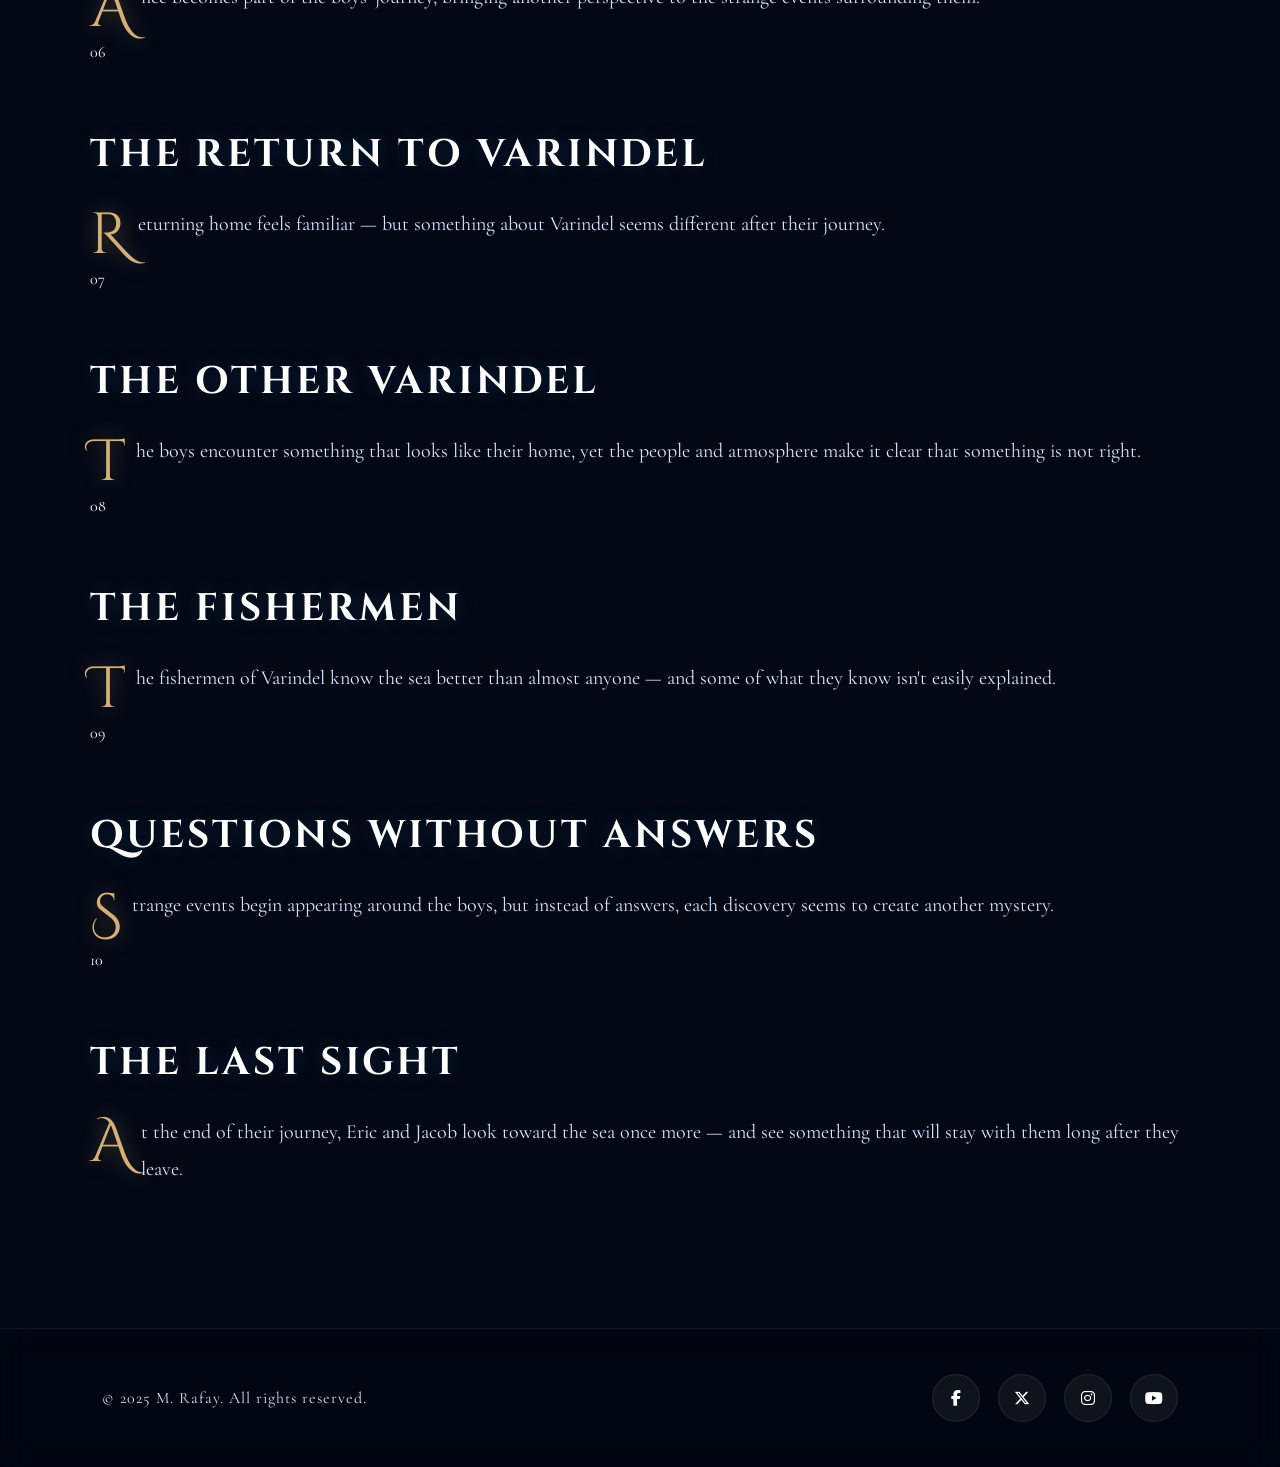
<file: highlights.html>
<!DOCTYPE html>
<html lang="en">

<head>
    <meta charset="UTF-8">
    <meta name="viewport" content="width=device-width, initial-scale=1.0">
    <meta name="description" content="Key moments and highlights from The Distant Ship, Book One of The Hollow Realm.">

    <title>Highlights | The Hollow Realm</title>

    <!-- Google Fonts -->
    <link rel="preconnect" href="https://fonts.googleapis.com">
    <link rel="preconnect" href="https://fonts.gstatic.com" crossorigin>
    <link
        href="https://fonts.googleapis.com/css2?family=Cinzel:wght@400;500;600;700&family=Cinzel+Decorative:wght@400;700&family=Cormorant+Garamond:ital,wght@0,300;0,400;0,500;0,600;0,700;1,300;1,400&display=swap"
        rel="stylesheet">

    <!-- Font Awesome -->
    <link rel="stylesheet" href="https://cdnjs.cloudflare.com/ajax/libs/font-awesome/6.6.0/css/all.min.css">

    <!-- Main Stylesheet -->
    <link rel="icon" type="image/png" href="assets/favicon.png">
    <link rel="stylesheet" href="css/style.css">
</head>

<body>

    <!-- ===== LAYERED BACKGROUND ATMOSPHERE ===== -->
    <div class="background" aria-hidden="true"></div>
    <div class="fog" aria-hidden="true"></div>
    <div class="fog-2" aria-hidden="true"></div>


    <!-- ===================================================
         NAVBAR
    =================================================== -->
    <header>
        <nav class="navbar" role="navigation" aria-label="Primary Navigation">

            <a class="logo" href="index.html" aria-label="The Hollow Realm Home">
                THE HOLLOW REALM
            </a>

            <ul class="nav-links">
                <li><a href="index.html" data-nav>HOME</a></li>
                <li><a href="about.html" data-nav>ABOUT</a></li>
                <li><a href="world.html" data-nav>WORLD</a></li>
                <li><a href="characters.html" data-nav>CHARACTERS</a></li>
                <li><a href="gallery.html" data-nav>GALLERY</a></li>
            </ul>

            <button class="menu-toggle" type="button" aria-label="Open navigation menu" aria-expanded="false">
                <i class="fa-solid fa-bars" aria-hidden="true"></i>
            </button>

            <a class="login-btn" href="login.html" data-login-btn aria-label="Login to your account">
                <i class="fa-regular fa-user" aria-hidden="true"></i>
                LOGIN
            </a>

        </nav>
    </header>


    <main>

        <section class="page-hero" aria-labelledby="page-title">
            <p class="eyebrow">HIGHLIGHTS</p>

            <h1 id="page-title">
                MOMENTS FROM<br>THE DISTANT SHIP
            </h1>

            <p class="lede">
                Key scenes, discoveries, and moments from Book One —
                collected here without revealing everything the journey has to offer.
            </p>
        </section>


        <!-- ===================================================
             HIGHLIGHTS
        =================================================== -->
        <section class="page-section">

            <div class="highlight-grid">

                <article class="highlight-card">
                    <span class="highlight-number">01</span>
                    <h2>THE DISTANT SHIP</h2>
                    <p>
                        A mysterious ship appears beyond the Western Sea,
                        carrying a flag neither Eric nor Jacob recognizes.
                    </p>
                </article>


                <article class="highlight-card">
                    <span class="highlight-number">02</span>
                    <h2>THE LIGHTHOUSE</h2>
                    <p>
                        The abandoned lighthouse stands untouched, its silence
                        and strange atmosphere leaving the boys with more
                        questions than answers.
                    </p>
                </article>


                <article class="highlight-card">
                    <span class="highlight-number">03</span>
                    <h2>THE WESTERN SEA</h2>
                    <p>
                        The sea surrounding Varindel has always carried warnings.
                        The boys slowly discover that those warnings may have a reason.
                    </p>
                </article>


                <article class="highlight-card">
                    <span class="highlight-number">04</span>
                    <h2>THE JOURNEY TO THE CAPITAL</h2>
                    <p>
                        What begins as a simple journey takes Eric and Jacob
                        far beyond the familiar streets of Varindel.
                    </p>
                </article>


                <article class="highlight-card">
                    <span class="highlight-number">05</span>
                    <h2>MEETING ALICE</h2>
                    <p>
                        Alice becomes part of the boys' journey, bringing
                        another perspective to the strange events surrounding them.
                    </p>
                </article>


                <article class="highlight-card">
                    <span class="highlight-number">06</span>
                    <h2>THE RETURN TO VARINDEL</h2>
                    <p>
                        Returning home feels familiar — but something
                        about Varindel seems different after their journey.
                    </p>
                </article>


                <article class="highlight-card">
                    <span class="highlight-number">07</span>
                    <h2>THE OTHER VARINDEL</h2>
                    <p>
                        The boys encounter something that looks like their home,
                        yet the people and atmosphere make it clear that something
                        is not right.
                    </p>
                </article>


                <article class="highlight-card">
                    <span class="highlight-number">08</span>
                    <h2>THE FISHERMEN</h2>
                    <p>
                        The fishermen of Varindel know the sea better than almost
                        anyone — and some of what they know isn't easily explained.
                    </p>
                </article>


                <article class="highlight-card">
                    <span class="highlight-number">09</span>
                    <h2>QUESTIONS WITHOUT ANSWERS</h2>
                    <p>
                        Strange events begin appearing around the boys, but instead
                        of answers, each discovery seems to create another mystery.
                    </p>
                </article>


                <article class="highlight-card">
                    <span class="highlight-number">10</span>
                    <h2>THE LAST SIGHT</h2>
                    <p>
                        At the end of their journey, Eric and Jacob look toward
                        the sea once more — and see something that will stay with
                        them long after they leave.
                    </p>
                </article>

            </div>

        </section>

    </main>


    <!-- ===================================================
         FOOTER
    =================================================== -->
    <footer>

        <p>© 2025 M. Rafay. All rights reserved.</p>

        <div class="socials" aria-label="Social media links">
            <i class="fa-brands fa-facebook-f" title="Facebook" tabindex="0" role="link" aria-label="Facebook"></i>
            <i class="fa-brands fa-x-twitter" title="X/Twitter" tabindex="0" role="link" aria-label="X / Twitter"></i>
            <i class="fa-brands fa-instagram" title="Instagram" tabindex="0" role="link" aria-label="Instagram"></i>
            <i class="fa-brands fa-youtube" title="YouTube" tabindex="0" role="link" aria-label="YouTube"></i>
        </div>

    </footer>


    <!-- JavaScript -->
    <script src="js/script.js"></script>

</body>

</html>
</file>
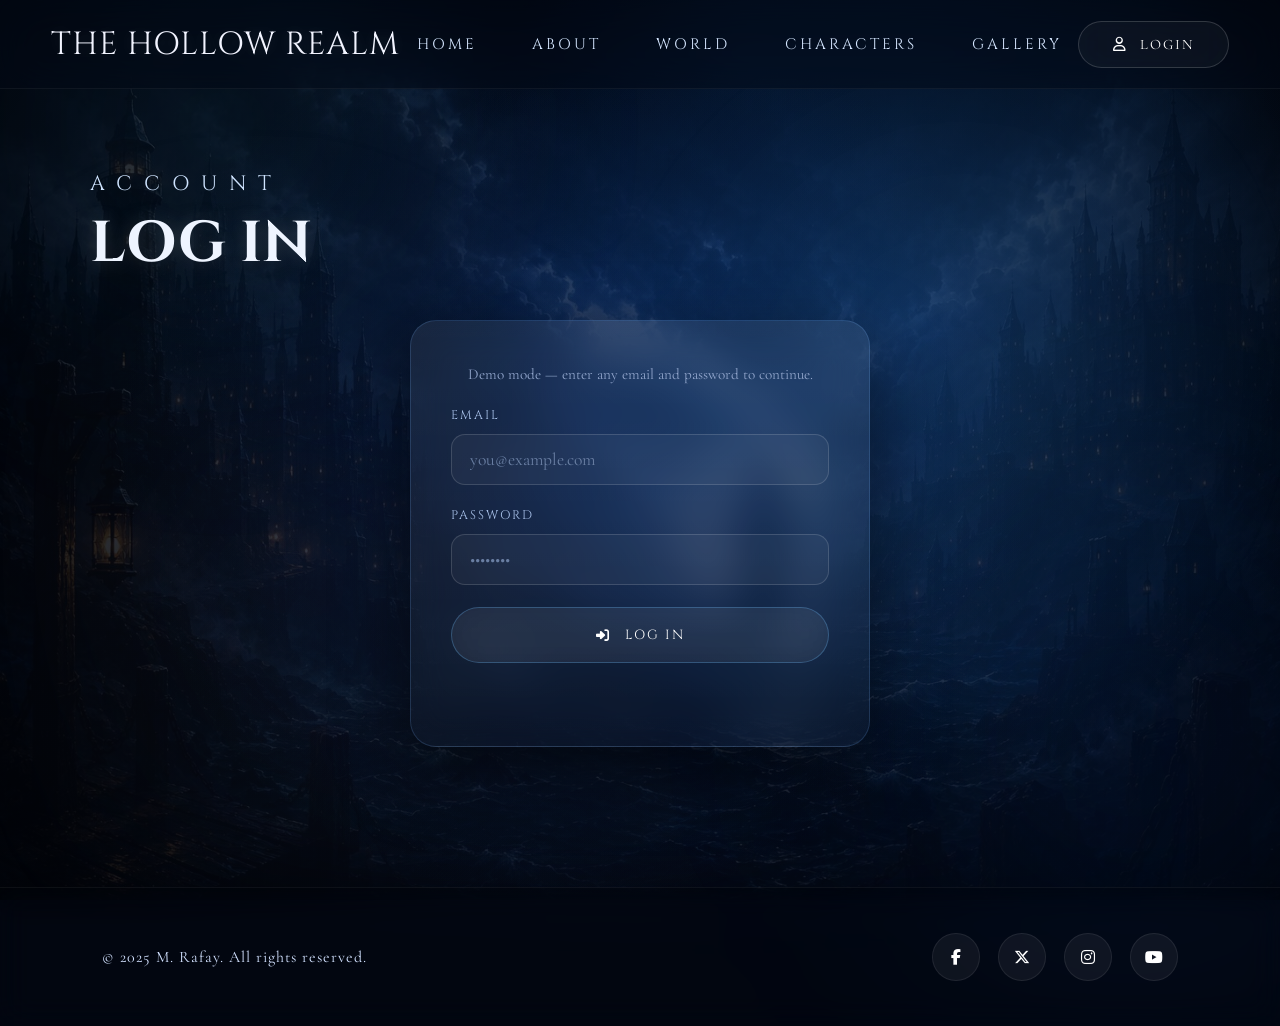
<file: login.html>
<!DOCTYPE html>
<html lang="en">

<head>
    <meta charset="UTF-8">
    <meta name="viewport" content="width=device-width, initial-scale=1.0">
    <meta name="description" content="Log in to your Hollow Realm account.">

    <title>Login | The Hollow Realm</title>

    <!-- Google Fonts -->
    <link rel="preconnect" href="https://fonts.googleapis.com">
    <link rel="preconnect" href="https://fonts.gstatic.com" crossorigin>
    <link href="https://fonts.googleapis.com/css2?family=Cinzel:wght@400;500;600;700&family=Cinzel+Decorative:wght@400;700&family=Cormorant+Garamond:ital,wght@0,300;0,400;0,500;0,600;0,700;1,300;1,400&display=swap" rel="stylesheet">

    <!-- Font Awesome -->
    <link rel="stylesheet" href="https://cdnjs.cloudflare.com/ajax/libs/font-awesome/6.6.0/css/all.min.css">

    <!-- Main Stylesheet -->
    <link rel="icon" type="image/png" href="assets/favicon.png">
    <link rel="stylesheet" href="css/style.css">
</head>

<body>

    <!-- ===== LAYERED BACKGROUND ATMOSPHERE ===== -->
    <div class="background" aria-hidden="true"></div>
    <div class="fog"        aria-hidden="true"></div>
    <div class="fog-2"      aria-hidden="true"></div>


    <!-- ===================================================
         NAVBAR
    =================================================== -->
    <header>
        <nav class="navbar" role="navigation" aria-label="Primary Navigation">

            <a class="logo" href="index.html" aria-label="The Hollow Realm Home">
                THE HOLLOW REALM
            </a>

            <ul class="nav-links">
                <li><a href="index.html" data-nav>HOME</a></li>
                <li><a href="about.html" data-nav>ABOUT</a></li>
                <li><a href="world.html" data-nav>WORLD</a></li>
                <li><a href="characters.html" data-nav>CHARACTERS</a></li>
                <li><a href="gallery.html" data-nav>GALLERY</a></li>
            </ul>

            <button class="menu-toggle" type="button" aria-label="Open navigation menu" aria-expanded="false">
                <i class="fa-solid fa-bars" aria-hidden="true"></i>
            </button>

            <a class="login-btn" href="login.html" data-login-btn aria-label="Login to your account">
                <i class="fa-regular fa-user" aria-hidden="true"></i>
                LOGIN
            </a>

        </nav>
    </header>


    <main>

        <section class="page-hero" aria-labelledby="page-title" style="min-height: 30vh; padding-bottom: 20px;">
            <p class="eyebrow">ACCOUNT</p>
            <h1 id="page-title">LOG IN</h1>
        </section>

        <section class="auth-wrap">
            <div class="auth-card">
                <p class="form-note">
                    Demo mode — enter any email and password to continue.
                </p>

                <form id="login-form" novalidate>
                    <div class="field">
                        <label for="login-email">EMAIL</label>
                        <input type="email" id="login-email" name="email" placeholder="you@example.com" autocomplete="email">
                    </div>
                    <div class="field">
                        <label for="login-password">PASSWORD</label>
                        <input type="password" id="login-password" name="password" placeholder="••••••••" autocomplete="current-password">
                    </div>
                    <button type="submit" class="primary-btn submit-btn">
                        <i class="fa-solid fa-right-to-bracket" aria-hidden="true"></i>
                        LOG IN
                    </button>
                    <p class="form-message" id="login-message"></p>
                </form>
            </div>
        </section>

    </main>


    <!-- ===================================================
         FOOTER
    =================================================== -->
    <footer>

        <p>© 2025 M. Rafay. All rights reserved.</p>

        <div class="socials" aria-label="Social media links">
            <i class="fa-brands fa-facebook-f"  title="Facebook"  tabindex="0" role="link" aria-label="Facebook"></i>
            <i class="fa-brands fa-x-twitter"   title="X/Twitter" tabindex="0" role="link" aria-label="X / Twitter"></i>
            <i class="fa-brands fa-instagram"   title="Instagram" tabindex="0" role="link" aria-label="Instagram"></i>
            <i class="fa-brands fa-youtube"     title="YouTube"   tabindex="0" role="link" aria-label="YouTube"></i>
        </div>

    </footer>


    <!-- JavaScript -->
    <script src="js/script.js"></script>

</body>

</html>
</file>
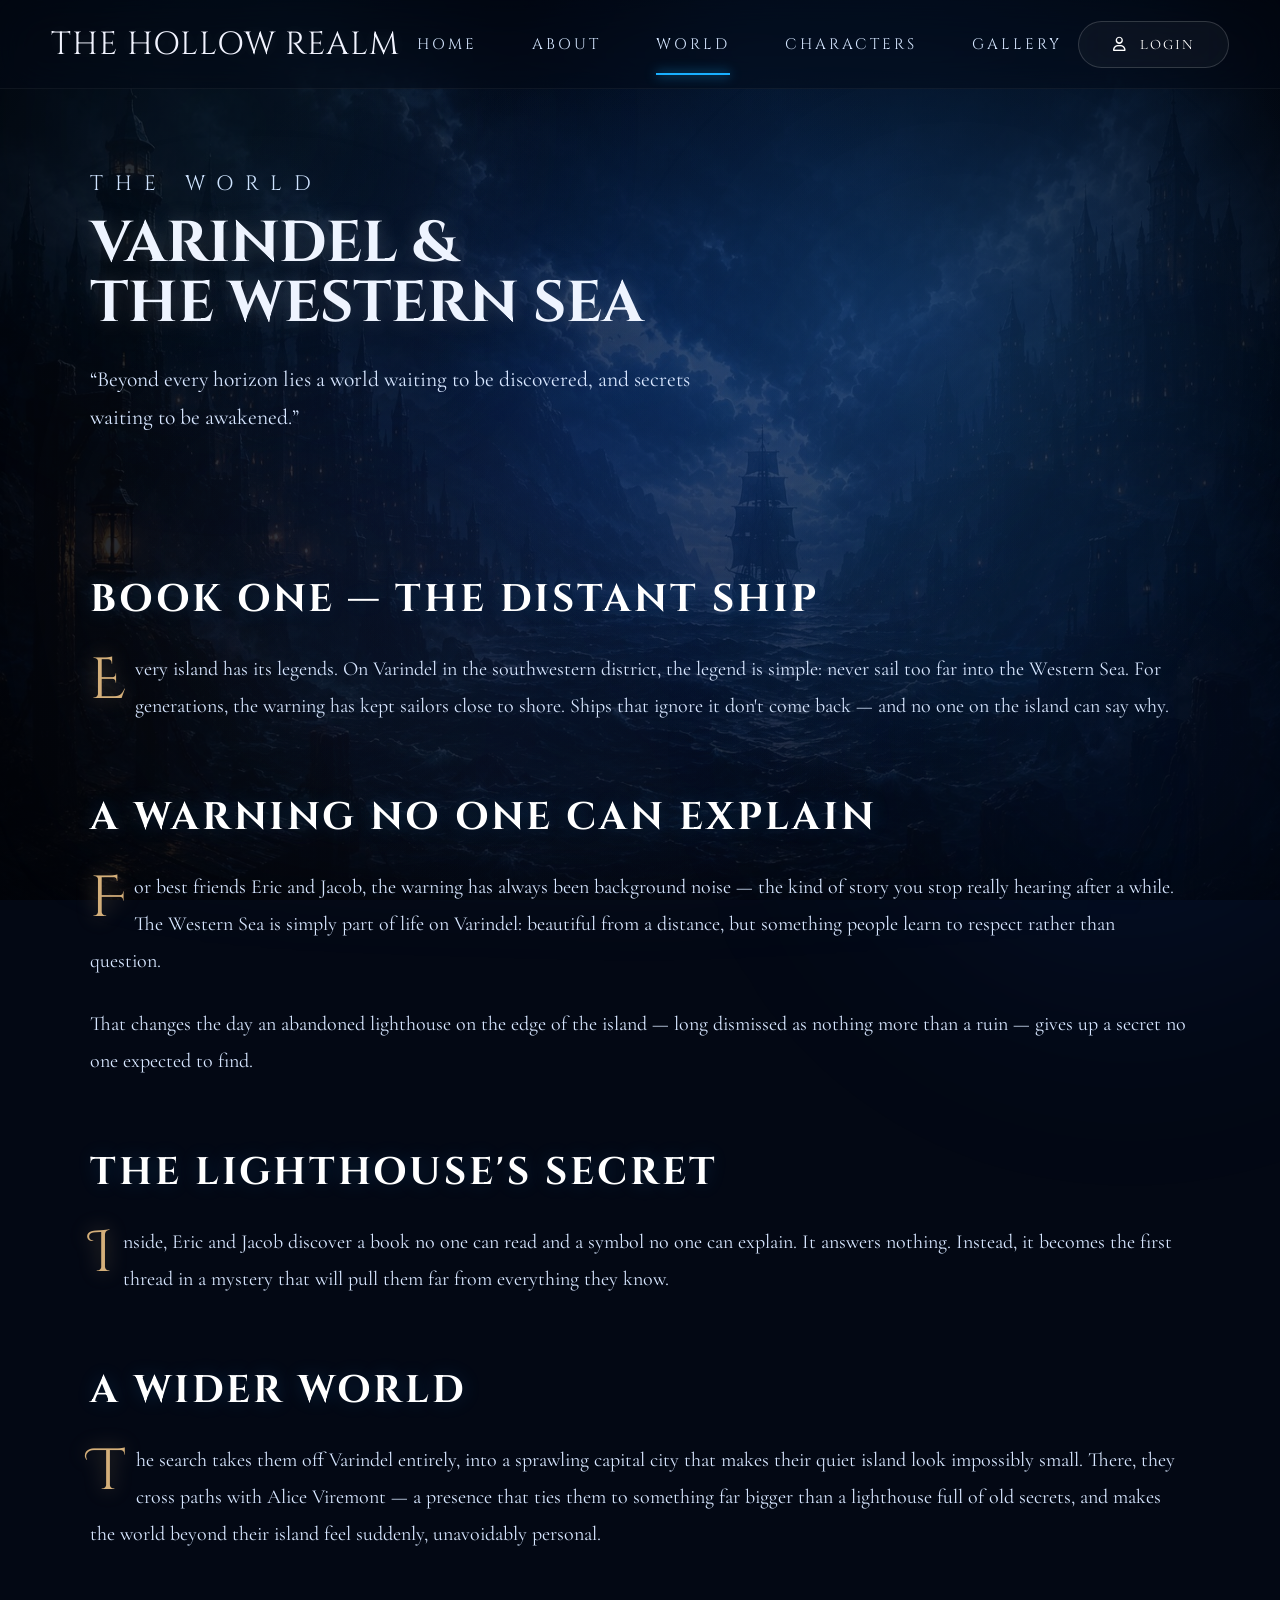
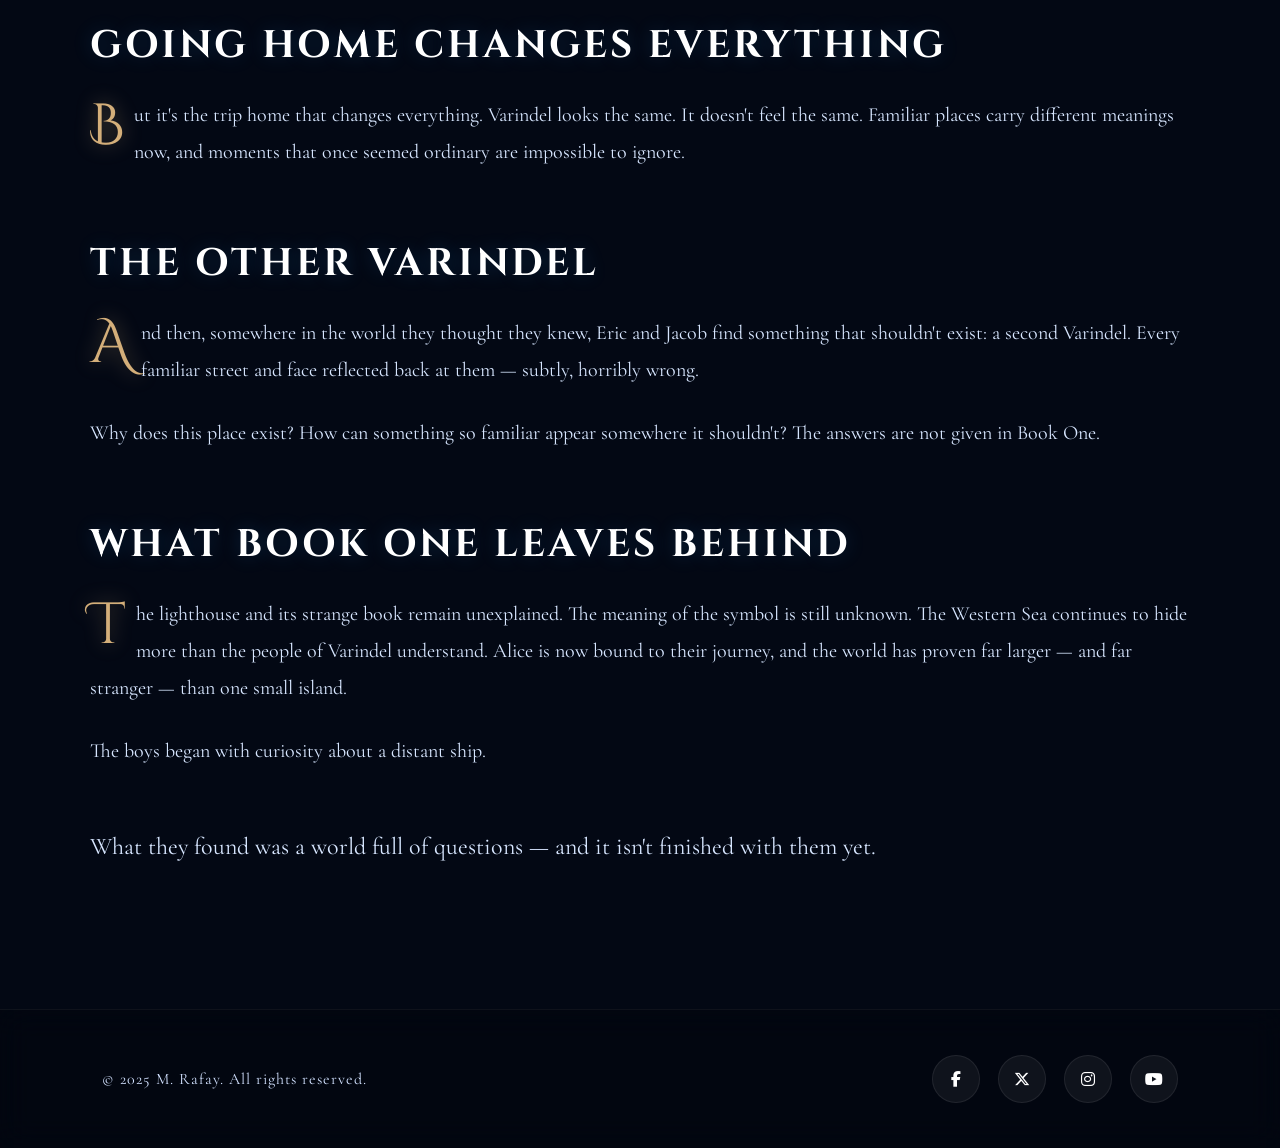
<file: world.html>
<!DOCTYPE html>
<html lang="en">

<head>
    <meta charset="UTF-8">
    <meta name="viewport" content="width=device-width, initial-scale=1.0">
    <meta name="description" content="Explore Varindel and the Western Sea, the world of The Hollow Realm.">

    <title>The World | The Hollow Realm</title>

    <!-- Google Fonts -->
    <link rel="preconnect" href="https://fonts.googleapis.com">
    <link rel="preconnect" href="https://fonts.gstatic.com" crossorigin>
    <link
        href="https://fonts.googleapis.com/css2?family=Cinzel:wght@400;500;600;700&family=Cinzel+Decorative:wght@400;700&family=Cormorant+Garamond:ital,wght@0,300;0,400;0,500;0,600;0,700;1,300;1,400&display=swap"
        rel="stylesheet">

    <!-- Font Awesome -->
    <link rel="stylesheet" href="https://cdnjs.cloudflare.com/ajax/libs/font-awesome/6.6.0/css/all.min.css">

    <!-- Main Stylesheet -->
    <link rel="icon" type="image/png" href="assets/favicon.png">
    <link rel="stylesheet" href="css/style.css">
</head>

<body>

    <!-- ===== LAYERED BACKGROUND ATMOSPHERE ===== -->
    <div class="background" aria-hidden="true"></div>
    <div class="fog" aria-hidden="true"></div>
    <div class="fog-2" aria-hidden="true"></div>


    <!-- ===================================================
         NAVBAR
    =================================================== -->
    <header>
        <nav class="navbar" role="navigation" aria-label="Primary Navigation">

            <a class="logo" href="index.html" aria-label="The Hollow Realm Home">
                THE HOLLOW REALM
            </a>

            <ul class="nav-links">
                <li><a href="index.html" data-nav>HOME</a></li>
                <li><a href="about.html" data-nav>ABOUT</a></li>
                <li><a href="world.html" data-nav>WORLD</a></li>
                <li><a href="characters.html" data-nav>CHARACTERS</a></li>
                <li><a href="gallery.html" data-nav>GALLERY</a></li>
            </ul>

            <button class="menu-toggle" type="button" aria-label="Open navigation menu" aria-expanded="false">
                <i class="fa-solid fa-bars" aria-hidden="true"></i>
            </button>

            <a class="login-btn" href="login.html" data-login-btn aria-label="Login to your account">
                <i class="fa-regular fa-user" aria-hidden="true"></i>
                LOGIN
            </a>

        </nav>
    </header>


    <main>

        <section class="page-hero" aria-labelledby="page-title">
            <p class="eyebrow">THE WORLD</p>
            <h1 id="page-title">VARINDEL &amp;<br>THE WESTERN SEA</h1>
            <p class="lede"> “Beyond every horizon lies a world waiting to be discovered, and secrets waiting to be
                awakened.”</p>
        </section>

        <section class="page-section">
            <h2>BOOK ONE — THE DISTANT SHIP</h2>

            <p>
                Every island has its legends. On Varindel in the southwestern district, the legend is simple:
                never sail too far into the Western Sea. For generations, the
                warning has kept sailors close to shore. Ships that ignore it
                don't come back — and no one on the island can say why.
            </p>

            <h2>A WARNING NO ONE CAN EXPLAIN</h2>

            <p>
                For best friends Eric and Jacob, the warning has always been
                background noise — the kind of story you stop really hearing
                after a while. The Western Sea is simply part of life on
                Varindel: beautiful from a distance, but something people learn
                to respect rather than question.
            </p>

            <p>
                That changes the day an abandoned lighthouse on the edge of the
                island — long dismissed as nothing more than a ruin — gives up
                a secret no one expected to find.
            </p>

            <h2>THE LIGHTHOUSE'S SECRET</h2>

            <p>
                Inside, Eric and Jacob discover a book no one can read and a
                symbol no one can explain. It answers nothing. Instead, it
                becomes the first thread in a mystery that will pull them far
                from everything they know.
            </p>

            <h2>A WIDER WORLD</h2>

            <p>
                The search takes them off Varindel entirely, into a sprawling
                capital city that makes their quiet island look impossibly
                small. There, they cross paths with Alice Viremont — a presence
                that ties them to something far bigger than a lighthouse full
                of old secrets, and makes the world beyond their island feel
                suddenly, unavoidably personal.
            </p>

            <h2>GOING HOME CHANGES EVERYTHING</h2>

            <p>
                But it's the trip home that changes everything. Varindel looks
                the same. It doesn't feel the same. Familiar places carry
                different meanings now, and moments that once seemed ordinary
                are impossible to ignore.
            </p>

            <h2>THE OTHER VARINDEL</h2>

            <p>
                And then, somewhere in the world they thought they knew, Eric
                and Jacob find something that shouldn't exist: a second
                Varindel. Every familiar street and face reflected back at
                them — subtly, horribly wrong.
            </p>

            <p>
                Why does this place exist? How can something so familiar appear
                somewhere it shouldn't? The answers are not given in Book One.
            </p>

            <h2>WHAT BOOK ONE LEAVES BEHIND</h2>

            <p>
                The lighthouse and its strange book remain unexplained. The
                meaning of the symbol is still unknown. The Western Sea
                continues to hide more than the people of Varindel understand.
                Alice is now bound to their journey, and the world has proven
                far larger — and far stranger — than one small island.
            </p>

            <p>
                The boys began with curiosity about a distant ship.
            </p>

            <p class="about-ending">
                What they found was a world full of questions — and it isn't
                finished with them yet.
            </p>


        </section>

    </main>


    <!-- ===================================================
         FOOTER
    =================================================== -->
    <footer>

        <p>© 2025 M. Rafay. All rights reserved.</p>

        <div class="socials" aria-label="Social media links">
            <i class="fa-brands fa-facebook-f" title="Facebook" tabindex="0" role="link" aria-label="Facebook"></i>
            <i class="fa-brands fa-x-twitter" title="X/Twitter" tabindex="0" role="link" aria-label="X / Twitter"></i>
            <i class="fa-brands fa-instagram" title="Instagram" tabindex="0" role="link" aria-label="Instagram"></i>
            <i class="fa-brands fa-youtube" title="YouTube" tabindex="0" role="link" aria-label="YouTube"></i>
        </div>

    </footer>


    <!-- JavaScript -->
    <script src="js/script.js"></script>

</body>

</html>
</file>
<file: css/style.css>
/* ===========================================================
   THE HOLLOW REALM
   Premium Landing Page
   Author: M. Rafay
===========================================================*/

main {

    flex: 1;

    /* Decorative glows are wider than their column. `clip` (unlike `hidden`) trims
       them at the viewport edge without making <main> a scroll container. */
    overflow-x: clip;

}


/* ===========================================================
   CSS VARIABLES
===========================================================*/

:root {

    --bg: #030814;

    --bg2: #06152d;

    --bg3: #0b2347;

    --primary: #0ea5ff;

    --primary2: #53c4ff;

    --white: #f7f8fb;

    --text: #d8e5ff;

    --glass: rgba(255, 255, 255, .05);

    --glass2: rgba(255, 255, 255, .08);

    --border: rgba(140, 190, 255, .18);

    --shadow: 0 25px 70px rgba(0, 0, 0, .55);

    --blueGlow: 0 0 20px rgba(52, 165, 255, .45);

    --transition: .45s cubic-bezier(.2, .8, .2, 1);

    --gold: #d4af7a;

    --goldGlow: 0 0 20px rgba(212, 175, 122, .45);

    --glowTransition: 1.4s cubic-bezier(.16, .7, .3, 1);
}


/* ===========================================================
   RESET
===========================================================*/

* {

    margin: 0;

    padding: 0;

    box-sizing: border-box;

}


html {

    scroll-behavior: smooth;

}


body {

    background: var(--bg);

    color: white;

    overflow-x: hidden;

    font-family: 'Cormorant Garamond', serif;

    min-height: 100vh;

    min-height: 100dvh;

    position: relative;

    display: flex;

    flex-direction: column;

}


/* ===========================================================
   SCROLLBAR
===========================================================*/

::-webkit-scrollbar {

    width: 10px;

}

::-webkit-scrollbar-track {

    background: #020611;

}

::-webkit-scrollbar-thumb {

    background: #0b4d91;

    border-radius: 100px;

}

::-webkit-scrollbar-thumb:hover {

    background: #1484ff;

}


/* ===========================================================
   LINKS
===========================================================*/

a {

    text-decoration: none;

    color: inherit;

}


button {

    font-family: 'Cinzel', serif;

    cursor: pointer;

}


/* ===========================================================
   BACKGROUND
===========================================================*/

.background {

    position: fixed;

    inset: 0;

    z-index: -10;

    background:

        linear-gradient(rgba(2, 7, 20, .72), rgba(2, 7, 20, .80)),

        url("../assets/background.jpg");

    background-size: cover;

    background-position: center;

    background-repeat: no-repeat;

}


/* blue atmospheric glow */

.background::before {

    content: "";

    position: absolute;

    inset: 0;

    background:

        radial-gradient(circle at 70% 35%,

            rgba(24, 132, 255, .25),

            transparent 45%),


        radial-gradient(circle at 45% 50%,

            rgba(20, 80, 220, .15),

            transparent 55%),


        radial-gradient(circle at center,

            transparent,

            rgba(0, 0, 0, .55));

}


/* ===========================================================
   DARK CASTLE FOG
===========================================================*/

.fog {

    position: fixed;

    inset: 0;

    z-index: -8;

    pointer-events: none;

    opacity: .55;

    background:

        radial-gradient(circle at 20% 60%,

            rgba(255, 255, 255, .05),

            transparent 40%),


        radial-gradient(circle at 75% 40%,

            rgba(255, 255, 255, .06),

            transparent 35%),


        radial-gradient(circle at center bottom,

            rgba(120, 170, 255, .08),

            transparent 55%);

    filter: blur(45px);

    animation: fogFloat 18s ease-in-out infinite alternate;

}


/* ===========================================================
   NAVBAR
===========================================================*/

header {

    width: 100%;

    position: fixed;

    top: 0;

    left: 0;

    z-index: 999;

    backdrop-filter: blur(20px);

    background: rgba(4, 10, 24, .45);

    border-bottom: 1px solid rgba(255, 255, 255, .05);

}


.navbar {

    width: min(92%, 1450px);

    margin: auto;

    height: 88px;

    display: flex;

    align-items: center;

    justify-content: space-between;

}


.logo {

    font-family: 'Cinzel', serif;

    font-size: 2rem;

    color: #f2f4ff;

    letter-spacing: 1px;

    text-shadow:

        0 0 15px rgba(255, 255, 255, .12);

}


/* ===========================================================
   NAV LINKS
===========================================================*/

.nav-links {

    display: flex;

    list-style: none;

    gap: 55px;

    align-items: center;

}


.nav-links li {

    position: relative;

}


.nav-links a {

    position: relative;

    display: inline-block;

    padding: 4px 0;

    font-family: 'Cinzel', serif;

    font-size: .95rem;

    color: #d5e6ff;

    letter-spacing: 3px;

    cursor: pointer;

    transition: var(--glowTransition);

}


.nav-links a::after {

    content: "";

    position: absolute;

    width: 0;

    height: 2px;

    left: 50%;

    transform: translateX(-50%);

    bottom: -16px;

    background: #19b0ff;

    box-shadow:

        0 0 12px #19b0ff;

    transition: var(--glowTransition);

}


.nav-links a:hover {

    color: white;

}


.nav-links a:hover::after,

.nav-links a.active::after {

    width: 100%;

}


/* ===========================================================
   LOGIN BUTTON
===========================================================*/

.login-btn {

    padding: 14px 34px;

    border-radius: 999px;

    background: rgba(255, 255, 255, .04);

    border: 1px solid rgba(255, 255, 255, .16);

    color: white;

    font-size: .9rem;

    letter-spacing: 2px;

    display: flex;

    align-items: center;

    gap: 12px;

    transition: var(--glowTransition);

    backdrop-filter: blur(18px);

}


.login-btn:hover {

    transform: translateY(-3px);

    border-color: #1ea5ff;

    box-shadow:

        0 0 25px rgba(34, 145, 255, .4);

}

.menu-toggle {

    display: none;

    width: 48px;

    height: 48px;

    border-radius: 50%;

    border: 1px solid rgba(255, 255, 255, .16);

    background: rgba(255, 255, 255, .04);

    color: white;

    cursor: pointer;

    align-items: center;

    justify-content: center;

    font-size: 1.2rem;

    transition: var(--glowTransition);

    backdrop-filter: blur(18px);

}

.menu-toggle:hover {

    border-color: #1ea5ff;

    box-shadow:
        0 0 25px rgba(34, 145, 255, .35);

}

/* ===========================================================
   HERO SECTION
===========================================================*/

.hero {

    /* Scale system. Desktop values are the caps, so >=1364px is pixel-identical.
         --bw     front-cover width; the entire right column is sized from it
         --title  "HOLLOW REALM" size; the rest of the title stack derives from it */

    --bw: clamp(237px, 26.4vw, 360px);

    --title: calc(var(--bw) * 2 / 5);

    width: min(92%, 1450px);

    margin: auto;

    min-height: 100vh;

    display: grid;

    grid-template-columns: 1fr 1fr;

    align-items: center;

    gap: 40px;

    padding-top: 90px;

}


.hero-left {

    position: relative;

    z-index: 5;

}


.small-title {

    font-family: 'Cinzel', serif;

    font-size: calc(var(--title) * 5 / 9);

    letter-spacing: calc(var(--title) * 7 / 72);

    color: white;

    margin-bottom: calc(var(--title) * -5 / 48);

}


/* gigantic title */

.hero-left h1 {

    font-family: 'Cinzel', serif;

    font-size: var(--title);

    line-height: .88;

    color: #eef4ff;

    text-shadow:

        0 0 18px rgba(255, 255, 255, .18),

        0 20px 40px rgba(0, 0, 0, .45);

    margin-bottom: calc(var(--title) * 5 / 36);

}

/* ===========================================================
   HERO TEXT
===========================================================*/

.divider {

    width: 120px;

    height: 2px;

    margin: 28px 0;

    border-radius: 100px;

    background: linear-gradient(90deg, #ffffff, #2ba7ff);

    box-shadow:
        0 0 18px rgba(54, 170, 255, .65);

}

.hero-left h3 {

    font-family: 'Cinzel', serif;

    color: #42b8ff;

    font-size: calc(var(--bw) * 11 / 150);

    letter-spacing: calc(var(--bw) * 7 / 360);

    margin-bottom: 28px;

    text-shadow:

        0 0 25px rgba(30, 165, 255, .55);

}

.quote {

    max-width: 520px;

    color: #d7e6ff;

    font-size: 1.55rem;

    line-height: 1.7;

    margin-bottom: 50px;

    text-shadow:

        0 0 8px rgba(255, 255, 255, .08);

}


/* ===========================================================
   CTA BUTTONS
===========================================================*/

.buttons {

    display: flex;

    gap: 22px;

    flex-wrap: wrap;

}

.primary-btn,
.secondary-btn {

    position: relative;

    overflow: hidden;

    padding: 18px 42px;

    border-radius: 999px;

    border: 1px solid rgba(110, 190, 255, .28);

    background: rgba(255, 255, 255, .05);

    backdrop-filter: blur(18px);

    color: white;

    display: flex;

    align-items: center;

    gap: 14px;

    letter-spacing: 2px;

    transition: var(--glowTransition);

}

.primary-btn::before,
.secondary-btn::before {

    content: "";

    position: absolute;

    inset: 0;

    background:

        linear-gradient(90deg,
            transparent,
            rgba(255, 255, 255, .16),
            transparent);

    transform: translateX(-120%);

}

.primary-btn:hover::before,
.secondary-btn:hover::before {

    transform: translateX(120%);

    transition: 1s;

}

.primary-btn:hover,
.secondary-btn:hover {

    transform: translateY(-6px);

    border-color: #2cb7ff;

    box-shadow:

        0 18px 40px rgba(20, 140, 255, .28),

        0 0 30px rgba(20, 160, 255, .38);

}


/* ===========================================================
   RIGHT SIDE
===========================================================*/

.hero-right {

    position: relative;

    display: flex;

    align-items: center;

    justify-content: center;

    height: calc(var(--bw) * 5 / 2);

    perspective: calc(var(--bw) * 55 / 9);

}


/* ===========================================================
   MAGIC CIRCLE
===========================================================*/

.magic-circle {

    position: absolute;

    width: calc(var(--bw) * 13 / 9);

    height: calc(var(--bw) * 13 / 9);

    border-radius: 50%;

    z-index: 5;

    pointer-events: none;

    background:

        radial-gradient(circle,
            rgba(42, 155, 255, .18),
            rgba(0, 0, 0, 0) 60%);

    box-shadow:

        0 0 45px rgba(30, 165, 255, .55),

        0 0 90px rgba(20, 125, 255, .30),

        inset 0 0 80px rgba(80, 190, 255, .18);

    animation:

        pulseCircle 6s ease-in-out infinite;

}

.magic-circle::before {

    content: "";

    position: absolute;

    inset: 34px;

    border-radius: 50%;

    border: 2px solid rgba(95, 205, 255, .30);

    animation:

        rotateCircle 28s linear infinite;

}

.magic-circle::after {

    content: "";

    position: absolute;

    inset: 75px;

    border-radius: 50%;

    border: 1px dashed rgba(160, 220, 255, .22);

    animation:

        rotateCircleReverse 40s linear infinite;

}


/* ===========================================================
   BOOKS
===========================================================*/

.book {

    position: absolute;

    transform-style: preserve-3d;

    transition: 1s;

    filter:

        drop-shadow(0 40px 70px rgba(0, 0, 0, .65));

}

.book img {

    display: block;

    width: 100%;

    height: auto;

    border-radius: 6px;

    user-select: none;

    pointer-events: none;

}


/* FRONT */

.front-book {

    width: var(--bw);

    z-index: 30;

    transform:

        rotateY(-18deg) rotateX(8deg) translateX(calc(var(--bw) * 7 / 36)) translateY(calc(var(--bw) * -1 / 24));

}


/* BACK */

.back-book {

    width: calc(var(--bw) * 11 / 12);

    z-index: 15;

    transform:

        rotateY(28deg) rotateX(8deg) translateX(calc(var(--bw) * -7 / 18)) translateY(calc(var(--bw) / 8));

}


/* thickness illusion */

.front-book::before,
.back-book::before {

    content: "";

    position: absolute;

    top: 4px;

    bottom: 4px;

    width: 22px;

    left: -10px;

    border-radius: 4px 0 0 4px;

    background:

        linear-gradient(to right,
            #b8ab91,
            #efe6d0,
            #b7a98f);

    transform:

        rotateY(90deg);

}

.front-book::after,
.back-book::after {

    content: "";

    position: absolute;

    left: 8px;

    right: 8px;

    bottom: -18px;

    height: 30px;

    filter: blur(24px);

    background:

        rgba(0, 0, 0, .45);

}


/* ===========================================================
   FLOATING
===========================================================*/

/* ===========================================================
   BOOK HOVER — FLOAT + BLUE GLOW
=========================================================== */

.floating-book {
    animation: floatBook 7s ease-in-out infinite;
}

/* Remove the old scaling/stretching hover effect */

.front-book,
.back-book {
    transition:
        transform .45s cubic-bezier(.2, .8, .2, 1),
        filter .45s ease;
}

/* FRONT BOOK */

.front-book:hover {
    transform:
        rotateY(-18deg) rotateX(8deg) translateX(calc(var(--bw) * 7 / 36)) translateY(calc(var(--bw) * -4 / 45));

    filter:
        drop-shadow(0 45px 70px rgba(0, 0, 0, .65)) drop-shadow(0 12px 28px rgba(20, 150, 255, .65));
}

/* BACK BOOK */

.back-book:hover {
    transform:
        rotateY(28deg) rotateX(8deg) translateX(calc(var(--bw) * -7 / 18)) translateY(calc(var(--bw) * 7 / 90));

    filter:
        drop-shadow(0 45px 70px rgba(0, 0, 0, .65)) drop-shadow(0 12px 28px rgba(20, 150, 255, .65));
}


/* ===========================================================
   BLUE LIGHT UNDER THE BOOKS
=========================================================== */

.front-book::after,
.back-book::after {
    content: "";
    position: absolute;

    left: 8%;
    right: 8%;
    bottom: -25px;

    height: 35px;

    background:
        radial-gradient(ellipse,
            rgba(20, 160, 255, .75),
            rgba(20, 130, 255, .30) 40%,
            transparent 75%);

    filter: blur(18px);

    opacity: .35;

    transform: scaleX(.75);

    transition:
        opacity .45s ease,
        transform .45s ease;
}


/* Glow becomes stronger when hovered */

.front-book:hover::after,
.back-book:hover::after {
    opacity: 1;
    transform: scaleX(1.15);
}


/* ===========================================================
   HERO GLOW
===========================================================*/

.hero-right::before {

    content: "";

    position: absolute;

    width: calc(var(--bw) * 35 / 18);

    height: calc(var(--bw) * 35 / 18);

    border-radius: 50%;

    background:

        radial-gradient(circle,
            rgba(52, 170, 255, .16),
            transparent 70%);

    filter: blur(80px);

    z-index: 0;

    pointer-events: none;

}

.hero-right::after {

    content: "";

    position: absolute;

    width: calc(var(--bw) * 5 / 2);

    height: calc(var(--bw) * 25 / 18);

    bottom: calc(var(--bw) * -5 / 18);

    background:

        radial-gradient(circle,
            rgba(40, 160, 255, .10),
            transparent 70%);

    filter: blur(120px);

    pointer-events: none;

}

/* ===========================================================
   FEATURE SECTION
===========================================================*/

.cards {

    width: min(92%, 1100px);

    margin: auto;

    margin-top: -40px;

    margin-bottom: 140px;

    display: grid;

    grid-template-columns: repeat(2, minmax(0, 1fr));

    gap: 30px;

    position: relative;

    z-index: 20;

}


/* ===========================================================
   CARD
===========================================================*/

.card {

    position: relative;

    overflow: hidden;

    display: flex;

    align-items: center;

    gap: 30px;

    padding: 35px;

    border-radius: 28px;

    background:

        linear-gradient(180deg,
            rgba(255, 255, 255, .08),
            rgba(255, 255, 255, .03));

    backdrop-filter: blur(18px);

    border: 1px solid rgba(120, 185, 255, .14);

    box-shadow:

        0 18px 60px rgba(0, 0, 0, .35);

    transition: var(--glowTransition);

}


.card::before {

    content: "";

    position: absolute;

    width: 320px;

    height: 320px;

    border-radius: 50%;

    background:

        radial-gradient(circle,

            rgba(40, 150, 255, .16),

            transparent 70%);

    top: -180px;

    right: -120px;

    transition: 1s;

}


.card:hover {

    transform:

        translateY(-14px);

    border-color:

        rgba(70, 185, 255, .45);

    box-shadow:

        0 25px 70px rgba(0, 0, 0, .50),

        0 0 45px rgba(20, 150, 255, .18);

}


.card:hover::before {

    transform: scale(1.3);

}


/* ===========================================================
   CARD ICON
===========================================================*/

.icon {

    width: 90px;

    height: 90px;

    border-radius: 50%;

    display: flex;

    align-items: center;

    justify-content: center;

    background:

        radial-gradient(circle,

            rgba(60, 180, 255, .28),

            rgba(12, 30, 70, .45));

    border: 1px solid rgba(130, 205, 255, .28);

    flex-shrink: 0;

    box-shadow:

        0 0 30px rgba(40, 165, 255, .28),

        inset 0 0 25px rgba(255, 255, 255, .08);

    transition: .5s;

}


.icon i {

    font-size: 34px;

    color: #dff4ff;

    transition: .5s;

}


.card:hover .icon {

    transform:

        rotate(10deg) scale(1.12);

    box-shadow:

        0 0 45px rgba(45, 180, 255, .6);

}


.card:hover .icon i {

    color: white;

}


/* ===========================================================
   CARD TEXT
===========================================================*/

.card h2 {

    font-family: 'Cinzel', serif;

    font-size: 1.6rem;

    letter-spacing: 2px;

    margin-bottom: 14px;

    color: #ffffff;

}


.card p {

    font-size: 1.18rem;

    line-height: 1.7;

    color: #d7e5ff;

}


/* ===========================================================
   FOOTER
===========================================================*/

footer {

    width: 100%;

    padding: 45px 8%;

    display: flex;

    justify-content: space-between;

    align-items: center;

    border-top: 1px solid rgba(255, 255, 255, .05);

    backdrop-filter: blur(15px);

    background: rgba(0, 0, 0, .18);

}


footer p {

    color: #d2e1ff;

    font-size: 1rem;

    letter-spacing: 1px;

}


.socials {

    display: flex;

    gap: 18px;

}


.socials i {

    width: 48px;

    height: 48px;

    border-radius: 50%;

    display: flex;

    align-items: center;

    justify-content: center;

    background: rgba(255, 255, 255, .05);

    border: 1px solid rgba(255, 255, 255, .08);

    color: white;

    cursor: pointer;

    transition: var(--glowTransition);

}


.socials i:hover {

    transform:

        translateY(-5px) scale(1.08);

    background:

        rgba(25, 160, 255, .18);

    border-color: #39b8ff;

    box-shadow:

        0 0 25px rgba(25, 160, 255, .35);

}


/* ===========================================================
   SMALL LIGHT RAYS
===========================================================*/

body::before {

    content: "";

    position: fixed;

    top: -25%;

    left: -10%;

    width: 700px;

    height: 700px;

    background:

        radial-gradient(circle,

            rgba(55, 180, 255, .08),

            transparent 70%);

    filter: blur(90px);

    z-index: -9;

    pointer-events: none;

}


body::after {

    content: "";

    position: fixed;

    right: -200px;

    bottom: -180px;

    width: 700px;

    height: 700px;

    background:

        radial-gradient(circle,

            rgba(25, 110, 255, .12),

            transparent 70%);

    filter: blur(110px);

    z-index: -9;

    pointer-events: none;

}

/* ===========================================================
   INNER PAGES — shared page header
=========================================================== */

.page-hero {

    width: min(92%, 1100px);
    margin: auto;
    min-height: 56vh;
    display: flex;
    flex-direction: column;
    justify-content: center;
    padding-top: 170px;
    padding-bottom: 70px;
    position: relative;
    z-index: 5;
}

.page-hero .eyebrow {

    font-family: 'Cinzel', serif;
    font-size: 1.3rem;
    letter-spacing: 12px;
    color: #cfe4ff;
    margin-bottom: 6px;
}

.page-hero h1 {

    font-family: 'Cinzel', serif;
    font-size: 3.6rem;
    line-height: 1.05;
    color: #eef4ff;
    text-shadow: 0 0 18px rgba(255, 255, 255, .16), 0 20px 40px rgba(0, 0, 0, .4);
    margin: 10px 0 26px;
}

.page-hero .lede {

    max-width: 640px;
    color: #d7e6ff;
    font-size: 1.35rem;
    line-height: 1.75;
}

.page-hero .lede+.lede {

    margin-top: 14px;
    color: #aebedb;
    font-size: 1.15rem;
}

.page-section {

    width: min(92%, 1100px);
    margin: 0 auto 140px;
    position: relative;
    z-index: 5;
}

.pull-quote {

    font-family: 'Cinzel', serif;
    font-size: 1.7rem;
    letter-spacing: 1px;
    line-height: 1.6;
    color: #9fd4ff;
    max-width: 640px;
    padding-left: 26px;
    border-left: 2px solid var(--primary);
    margin-bottom: 26px;
    text-shadow: 0 0 20px rgba(30, 165, 255, .4);
}

.note-soft {

    color: #9fb0cf;
    font-size: 1.05rem;
    letter-spacing: .5px;
}


/* ===========================================================
   CHARACTER GRID
=========================================================== */

.character-grid {

    display: grid;
    grid-template-columns: repeat(2, minmax(0, 1fr));
    gap: 30px;
    width: 100%;
    max-width: 1200px;
    margin-inline: auto;
}

.character-card {

    padding: 34px;
    border-radius: 24px;
    background: linear-gradient(180deg, rgba(255, 255, 255, .07), rgba(255, 255, 255, .02));
    border: 1px solid rgba(120, 185, 255, .16);
    backdrop-filter: blur(16px);
    transition: var(--glowTransition);
}

.character-card:hover {

    transform: translateY(-8px);
    border-color: rgba(70, 185, 255, .4);
}

.character-card h2 {

    font-family: 'Cinzel', serif;
    font-size: 1.4rem;
    letter-spacing: 3px;
    color: #fff;
    margin-bottom: 14px;
}

.character-card p {

    color: #d7e5ff;
    font-size: 1.1rem;
    line-height: 1.7;
}


/* ===========================================================
   GALLERY GRID
=========================================================== */

.gallery-grid {

    display: grid;
    grid-template-columns: repeat(auto-fit, minmax(230px, 1fr));
    gap: 26px;
}

.gallery-frame {

    aspect-ratio: 3 / 4;
    border-radius: 18px;
    border: 1px dashed rgba(140, 190, 255, .3);
    background: linear-gradient(160deg, rgba(255, 255, 255, .05), rgba(255, 255, 255, .01));
    display: flex;
    flex-direction: column;
    align-items: center;
    justify-content: center;
    gap: 14px;
    color: #7f97c2;
    transition: var(--glowTransition);
}

.gallery-frame:hover {

    border-color: rgba(70, 185, 255, .5);
    color: #bcdcff;
}

.gallery-frame i {

    font-size: 2.2rem;
    opacity: .7;
}

.gallery-frame span {

    font-family: 'Cinzel', serif;
    font-size: .85rem;
    letter-spacing: 3px;
}


/* ===========================================================
   GALLERY: MAP CARDS + LIGHTBOX
=========================================================== */

.gallery-grid--maps {

    grid-template-columns: repeat(auto-fit, minmax(min(100%, 420px), 1fr));
    gap: 50px 34px;
}

.gallery-card {

    display: flex;
    flex-direction: column;
    gap: 18px;
}

.gallery-label {

    margin: 0;
    font-family: 'Cinzel', serif;
    font-size: 1.15rem;
    font-weight: 600;
    letter-spacing: 4px;
    text-align: center;
    color: var(--white);
    text-shadow: 0 0 20px rgba(50, 165, 255, .25);
}

.gallery-label::after {

    content: '';
    display: block;
    width: 70px;
    height: 1px;
    margin: 12px auto 0;
    background: linear-gradient(90deg, transparent, var(--gold), transparent);
}

.gallery-item {

    position: relative;
    display: block;
    width: 100%;
    padding: 0;
    margin: 0;
    background: var(--glass);
    border: 1px solid var(--border);
    border-radius: 18px;
    overflow: hidden;
    cursor: zoom-in;
    transition: var(--glowTransition);
}

.gallery-item img {

    display: block;
    width: 100%;
    aspect-ratio: 2 / 1;
    object-fit: cover;
    transition:
        transform 1.2s cubic-bezier(.16, .7, .3, 1),
        filter 1.2s cubic-bezier(.16, .7, .3, 1);
}

.gallery-item::after {

    content: '\f00e';
    font-family: 'Font Awesome 6 Free';
    font-weight: 900;
    position: absolute;
    right: 14px;
    bottom: 14px;
    width: 38px;
    height: 38px;
    display: grid;
    place-items: center;
    border-radius: 50%;
    color: var(--white);
    background: rgba(3, 8, 20, .65);
    border: 1px solid var(--border);
    opacity: 0;
    transform: translateY(8px);
    transition: opacity .6s ease, transform .6s ease;
    pointer-events: none;
}

.gallery-item:hover,
.gallery-item:focus-visible {

    border-color: rgba(70, 185, 255, .55);
    box-shadow: var(--blueGlow);
    outline: none;
}

.gallery-item:hover img,
.gallery-item:focus-visible img {

    transform: scale(1.04);
    filter: brightness(1.08);
}

.gallery-item:hover::after,
.gallery-item:focus-visible::after {

    opacity: 1;
    transform: none;
}

/* the thumbnail "lifts off" while its enlarged copy is open */
.gallery-item.is-lifted img {

    visibility: hidden;
}


/* ---------- LIGHTBOX ---------- */

.lightbox {

    position: fixed;
    inset: 0;
    z-index: 9999;
    display: none;
    flex-direction: column;
    align-items: center;
    justify-content: center;
    gap: 20px;
    padding: 24px;
    background: rgba(3, 8, 20, 0);
    backdrop-filter: blur(0);
    -webkit-backdrop-filter: blur(0);
    cursor: zoom-out;
    transition:
        background .9s ease,
        backdrop-filter .9s ease,
        -webkit-backdrop-filter .9s ease;
}

.lightbox.open {

    display: flex;
}

.lightbox.show {

    background: rgba(3, 8, 20, .93);
    backdrop-filter: blur(8px);
    -webkit-backdrop-filter: blur(8px);
}

.lightbox-img {

    display: block;
    max-width: min(96vw, 1800px);
    max-height: 78vh;
    width: auto;
    height: auto;
    border-radius: 14px;
    border: 1px solid var(--border);
    box-shadow: var(--shadow), 0 0 60px rgba(52, 165, 255, .25);
    will-change: transform;
    transition:
        transform .95s cubic-bezier(.22, .8, .22, 1),
        border-radius .95s ease;
}

.lightbox-caption {

    margin: 0;
    font-family: 'Cinzel', serif;
    font-size: 1rem;
    letter-spacing: 5px;
    color: var(--gold);
    text-shadow: var(--goldGlow);
    opacity: 0;
    transform: translateY(10px);
    transition: opacity .3s ease, transform .3s ease;
}

.lightbox-close {

    position: absolute;
    top: 18px;
    right: 28px;
    padding: 0;
    background: none;
    border: none;
    color: var(--white);
    font-size: 2.8rem;
    line-height: 1;
    cursor: pointer;
    opacity: 0;
    transition: opacity .3s ease, color var(--glowTransition), text-shadow var(--glowTransition);
}

.lightbox.show .lightbox-caption {

    opacity: 1;
    transform: none;
    transition: opacity .7s ease .55s, transform .7s ease .55s;
}

.lightbox.show .lightbox-close {

    opacity: 1;
    transition: opacity .7s ease .55s, color var(--glowTransition), text-shadow var(--glowTransition);
}

.lightbox-close:hover,
.lightbox-close:focus-visible {

    color: var(--gold);
    text-shadow: var(--goldGlow);
    outline: none;
}


@media (prefers-reduced-motion: reduce) {

    .lightbox,
    .lightbox-img,
    .lightbox-caption,
    .lightbox-close,
    .gallery-item img,
    .gallery-item::after {
        transition: none !important;
    }
}


/* ===========================================================
   TRAILER PLACEHOLDER
=========================================================== */

.trailer-frame {

    width: 100%;
    aspect-ratio: 16 / 9;
    border-radius: 22px;
    border: 1px solid rgba(120, 185, 255, .2);
    background:
        radial-gradient(circle at center, rgba(30, 130, 255, .12), transparent 65%),
        linear-gradient(180deg, rgba(255, 255, 255, .05), rgba(255, 255, 255, .01));
    display: flex;
    flex-direction: column;
    align-items: center;
    justify-content: center;
    gap: 18px;
    color: #cfe4ff;
}

.trailer-frame.has-video {

    display: block;
    overflow: hidden;
    padding: 0;
    background: #000;
    box-shadow: 0 0 45px rgba(40, 140, 255, .22);
}

.trailer-frame.has-video video {

    display: block;
    width: 100%;
    height: 100%;
    object-fit: contain;
    background: #000;
    border-radius: inherit;
}

/* YouTube thumbnail link */
.yt-thumb-link {

    display: block;
    position: relative;
    width: 100%;
    height: 100%;
    overflow: hidden;
    border-radius: inherit;
}

.yt-thumb-img {

    display: block;
    width: 100%;
    height: 100%;
    object-fit: cover;
    transition: transform .5s ease, filter .5s ease;
}

.yt-thumb-link:hover .yt-thumb-img {

    transform: scale(1.03);
    filter: brightness(.75);
}

.yt-play-btn {

    position: absolute;
    inset: 0;
    display: flex;
    align-items: center;
    justify-content: center;
    font-size: 5rem;
    color: #fff;
    opacity: 0;
    transition: opacity .3s ease;
    text-shadow: 0 0 40px rgba(255, 0, 0, .8);
}

.yt-play-btn i {

    color: #ff0000;
    filter: drop-shadow(0 0 20px rgba(255, 60, 60, .6));
}

.yt-thumb-link:hover .yt-play-btn {

    opacity: 1;
}

.trailer-frame .play-circle {

    width: 84px;
    height: 84px;
    border-radius: 50%;
    display: flex;
    align-items: center;
    justify-content: center;
    background: radial-gradient(circle, rgba(60, 180, 255, .3), rgba(12, 30, 70, .5));
    border: 1px solid rgba(130, 205, 255, .35);
    font-size: 1.6rem;
    box-shadow: 0 0 35px rgba(40, 165, 255, .35);
}

.trailer-frame span {

    font-family: 'Cinzel', serif;
    letter-spacing: 3px;
    font-size: .95rem;
    color: #9fb0cf;
}


/* ===========================================================
   AUTH (LOGIN) FORM
=========================================================== */

.auth-wrap {

    width: min(92%, 460px);
    margin: 0 auto 140px;
    position: relative;
    z-index: 5;
}

.auth-card {

    padding: 44px 40px;
    border-radius: 26px;
    background: linear-gradient(180deg, rgba(255, 255, 255, .07), rgba(255, 255, 255, .02));
    border: 1px solid rgba(120, 185, 255, .18);
    backdrop-filter: blur(18px);
    box-shadow: var(--shadow);
}

.field {

    margin-bottom: 22px;
}

.field label {

    display: block;
    font-family: 'Cinzel', serif;
    font-size: .78rem;
    letter-spacing: 2px;
    color: #a9c2ea;
    margin-bottom: 10px;
}

.field input {

    width: 100%;
    padding: 14px 18px;
    border-radius: 14px;
    background: rgba(255, 255, 255, .04);
    border: 1px solid rgba(255, 255, 255, .14);
    color: #f2f6ff;
    font-family: 'Cormorant Garamond', serif;
    font-size: 1.1rem;
    outline: none;
    transition: var(--glowTransition);
}

.field input:focus {

    border-color: #1ea5ff;
    box-shadow: 0 0 18px rgba(30, 165, 255, .3);
}

.field input::placeholder {

    color: #6a7fa3;
}

.form-row {

    display: grid;
    grid-template-columns: 1fr 1fr;
    gap: 16px;
}

.submit-btn {

    width: 100%;
    justify-content: center;
    margin-top: 6px;
}

.form-note {

    text-align: center;
    color: #92a6cc;
    font-size: .95rem;
    margin-bottom: 24px;
}

.form-message {

    margin-top: 18px;
    text-align: center;
    color: #7bd4a0;
    font-size: 1.05rem;
    letter-spacing: .5px;
    min-height: 1.2em;
    opacity: 0;
    transition: var(--glowTransition);
}

.form-message.show {

    opacity: 1;
}


/* ===========================================================
   BUY / CHECKOUT PAGE
=========================================================== */

.buy-layout {

    display: grid;
    grid-template-columns: 1.1fr .9fr;
    gap: 40px;
    align-items: start;
}

.format-list {

    display: flex;
    flex-direction: column;
    gap: 16px;
    margin-bottom: 10px;
}

.format-option {

    position: relative;
    display: flex;
    align-items: center;
    justify-content: space-between;
    padding: 20px 24px;
    border-radius: 18px;
    border: 1px solid rgba(120, 185, 255, .18);
    background: rgba(255, 255, 255, .03);
    cursor: pointer;
    transition: var(--glowTransition);
}

.format-option:has(input:checked) {

    border-color: #1ea5ff;
    background: rgba(30, 165, 255, .1);
    box-shadow: 0 0 25px rgba(20, 150, 255, .18);
}

.format-option input {

    accent-color: #1ea5ff;
    width: 18px;
    height: 18px;
}

.format-option .format-name {

    font-family: 'Cinzel', serif;
    letter-spacing: 1px;
    color: #f2f6ff;
    font-size: 1.05rem;
    display: flex;
    align-items: center;
    gap: 14px;
}

.format-option .format-price {

    font-family: 'Cinzel', serif;
    color: #7bd0ff;
}

.order-summary {

    padding: 32px;
    border-radius: 24px;
    background: linear-gradient(180deg, rgba(255, 255, 255, .07), rgba(255, 255, 255, .02));
    border: 1px solid rgba(120, 185, 255, .18);
    backdrop-filter: blur(18px);
    position: sticky;
    top: 120px;
}

.order-summary h3 {

    font-family: 'Cinzel', serif;
    letter-spacing: 2px;
    font-size: 1.1rem;
    color: #fff;
    margin-bottom: 18px;
}

.order-summary .order-total {

    display: flex;
    justify-content: space-between;
    align-items: center;
    padding-top: 18px;
    margin-top: 8px;
    border-top: 1px solid rgba(255, 255, 255, .12);
    font-family: 'Cinzel', serif;
    font-size: 1.2rem;
    color: #fff;
}

.order-summary .order-total span:last-child {

    color: #7bd0ff;
}


/* ===========================================================
   ABOUT PAGE
=========================================================== */

.about-page {
    width: 100%;
    min-height: calc(100vh - 88px);
    padding-top: 88px;
}

.about-content {
    width: 100%;
    max-width: none;
    margin: 0;
    padding: 100px 7vw 130px;
    position: relative;
    z-index: 5;
}

.about-heading {
    width: 100%;
    margin-bottom: 70px;
}

.about-heading .eyebrow {
    font-family: 'Cinzel', serif;
    font-size: 1.25rem;
    letter-spacing: 10px;
    color: #cfe4ff;
    margin-bottom: 14px;
}

.about-heading h1 {
    width: 100%;
    font-family: 'Cinzel', serif;
    font-size: clamp(3rem, 5vw, 5.5rem);
    line-height: 1.05;
    color: #eef4ff;
    text-shadow:
        0 0 18px rgba(255, 255, 255, .16),
        0 20px 40px rgba(0, 0, 0, .4);
}

.about-text {
    width: 100%;
    max-width: none;
}

.about-text p {
    width: 100%;
    max-width: none;
    color: #d7e6ff;
    font-size: 1.35rem;
    line-height: 1.9;
    margin: 0 0 30px;
}

.about-text h2 {
    width: 100%;
    margin: 85px 0 32px;
    font-family: 'Cinzel', serif;
    font-size: clamp(1.8rem, 3vw, 2.8rem);
    line-height: 1.2;
    letter-spacing: 3px;
    color: #ffffff;
    text-shadow: 0 0 20px rgba(50, 165, 255, .2);
}

.about-text em {
    color: #eef7ff;
}

.about-ending {
    margin-top: 55px !important;
    font-size: 1.5rem !important;
}

.about-signoff {
    margin-top: 70px;
    padding-top: 35px;
    border-top: 1px solid rgba(140, 190, 255, .18);
    display: flex;
    flex-direction: column;
    gap: 8px;
}

.about-signoff span {
    font-family: 'Cinzel', serif;
    font-size: 1.15rem;
    letter-spacing: 4px;
    color: #aebedb;
}

.about-signoff strong {
    font-family: 'Cinzel', serif;
    font-size: 2.2rem;
    letter-spacing: 2px;
    color: #ffffff;
    text-shadow: 0 0 25px rgba(30, 165, 255, .35);
}


/* =========================================================
   INTERACTIVE CHARACTER ARCHIVE
========================================================= */

/* CHARACTER CARD HOVER */

.character-card {
    cursor: pointer;
    position: relative;
    overflow: hidden;
    transition:
        transform 0.35s cubic-bezier(.2, .8, .2, 1),
        box-shadow 0.35s ease,
        border-color 0.35s ease,
        opacity 0.35s ease;
}

.character-card::before {
    content: "";
    position: absolute;
    inset: 0;

    background: linear-gradient(120deg,
            transparent 20%,
            rgba(255, 255, 255, 0.08) 50%,
            transparent 80%);

    transform: translateX(-120%);
    transition: transform 0.7s ease;
}

.character-card:hover {
    transform: translateY(-8px) scale(1.015);
    box-shadow: 0 15px 45px rgba(0, 0, 0, 0.35);
}

.character-card:hover::before {
    transform: translateX(120%);
}

.character-card.active {
    transform: translateY(-5px);
    opacity: 0.65;
}


/* CHARACTER PANEL */

.character-detail {
    opacity: 0;
    transform: translateY(25px) scale(0.98);
}

.character-detail.open {
    display: grid;
    animation: characterReveal 0.55s cubic-bezier(.2, .8, .2, 1) forwards;
}

@keyframes characterReveal {

    0% {
        opacity: 0;
        transform: translateY(25px) scale(0.98);
    }

    60% {
        opacity: 1;
    }

    100% {
        opacity: 1;
        transform: translateY(0) scale(1);
    }

}


/* PANEL CONTENT REVEAL */

.character-detail-image {
    opacity: 0;
    transform: translateX(-25px);
    animation: characterImageReveal 0.6s 0.12s ease forwards;
}

.character-detail-content {
    opacity: 0;
    transform: translateX(25px);
    animation: characterTextReveal 0.6s 0.18s ease forwards;
}

@keyframes characterImageReveal {

    to {
        opacity: 1;
        transform: translateX(0);
    }

}

@keyframes characterTextReveal {

    to {
        opacity: 1;
        transform: translateX(0);
    }

}


/* CLOSE BUTTON */

.character-close {
    transition:
        transform 0.25s ease,
        opacity 0.25s ease;
}

.character-close:hover {
    transform: rotate(90deg) scale(1.15);
    opacity: 1;
}

.character-detail-image img {
    width: 100%;
    height: 100%;
    max-height: 420px;
    object-fit: cover;
    border: 1px solid rgba(255, 255, 255, 0.15);
}

/* CHARACTER DETAIL PANEL */

.character-detail {
    display: none;
    position: relative;
    width: 100%;
    margin-top: 35px;
    padding: 40px;
    box-sizing: border-box;

    grid-template-columns: 0.9fr 1.1fr;
    gap: 45px;

    border: 1px solid rgba(255, 255, 255, 0.15);
    background: rgba(10, 15, 25, 0.72);
    backdrop-filter: blur(14px);

    animation: characterPanelOpen 0.4s ease forwards;
}

.character-detail.open {
    display: grid;
}

.character-detail-image {
    display: flex;
    align-items: center;
    justify-content: center;
}

.character-image-placeholder {
    width: 100%;
    min-height: 380px;

    display: flex;
    align-items: center;
    justify-content: center;

    border: 1px solid rgba(255, 255, 255, 0.15);
    background: rgba(255, 255, 255, 0.04);

    font-family: 'Cinzel', serif;
    letter-spacing: 2px;
    opacity: 0.55;
}


.character-detail-content {
    display: flex;
    flex-direction: column;
    justify-content: center;
}

.character-detail-content h2 {
    margin: 10px 0 20px;
}

.character-detail-content p {
    line-height: 1.7;
}

.character-meta {
    margin-top: 25px;
}

.character-meta p {
    margin: 8px 0;
}

.character-close {
    position: absolute;
    top: 15px;
    right: 18px;

    /* the portrait animates (own stacking context) and would otherwise paint over this button */
    z-index: 5;

    border: none;
    background: transparent;

    font-size: 32px;
    cursor: pointer;

    opacity: 0.7;
    transition: opacity 0.2s ease;
}

.character-close:hover {
    opacity: 1;
}

@keyframes characterPanelOpen {

    from {
        opacity: 0;
        transform: translateY(-15px);
    }

    to {
        opacity: 1;
        transform: translateY(0);
    }

}


/* SCROLL REVEAL */
.reveal-on-scroll {
    opacity: 0;
    transform: translateY(20px);
    transition: opacity .8s ease, transform .8s ease;
}

.reveal-on-scroll.in-view {
    opacity: 1;
    transform: translateY(0);
}

@media (prefers-reduced-motion: reduce) {
    .reveal-on-scroll {
        opacity: 1;
        transform: none;
        transition: none;
    }
}

/* HEADING + LINK HOVER */
main h1,
main h2,
main h3 {
    text-shadow: 0 0 0 rgba(212, 175, 122, 0);
    transition:
        color var(--glowTransition),
        letter-spacing var(--glowTransition),
        text-shadow var(--glowTransition),
        transform var(--glowTransition);
    cursor: default;
}

/* hover-capable pointers only: on touch screens a tap leaves :hover stuck on,
   and the letter-spacing change would re-wrap headings */
@media (hover: hover) {

    main h1:hover,
    main h2:hover,
    main h3:hover {
        color: var(--gold);
        letter-spacing: 5px;
        text-shadow: var(--goldGlow);
        transform: scale(1.03);
    }
}

main a {
    position: relative;
    color: var(--primary2);
    text-decoration: none;
    text-shadow: 0 0 0 rgba(212, 175, 122, 0);
    transition:
        color var(--glowTransition),
        text-shadow var(--glowTransition),
        transform var(--glowTransition);
}

main a::after {
    content: "";
    position: absolute;
    left: 0;
    bottom: -2px;
    width: 0;
    height: 1px;
    background: var(--gold);
    box-shadow: var(--goldGlow);
    transition: width var(--glowTransition);
}

main a:hover {
    color: var(--gold);
    text-shadow: var(--goldGlow);
    transform: scale(1.02);
}

main a:hover::after {
    width: 100%;
}


/* HOMEPAGE TITLE — GLOW AS ONE UNIT */

.hero-title-group {
    display: inline-block;
}

.hero-title-group .small-title,
.hero-title-group h1 {
    transition:
        color var(--glowTransition),
        text-shadow var(--glowTransition),
        transform var(--glowTransition);
}

.hero-title-group:hover .small-title,
.hero-title-group:hover h1 {
    color: var(--gold);
    text-shadow: var(--goldGlow);
    transform: scale(1.03);
}

/* TYPOGRAPHY HIERARCHY (world.html / highlights.html) */
.page-section h2 {
    font-family: 'Cinzel', serif;
    font-size: clamp(1.8rem, 3vw, 2.8rem);
    line-height: 1.2;
    letter-spacing: 3px;
    color: #ffffff;
    text-shadow: 0 0 20px rgba(50, 165, 255, .2);
    margin: 70px 0 28px;
}

.page-section p:not(.pull-quote):not(.note-soft) {
    color: #d7e6ff;
    font-size: 1.25rem;
    line-height: 1.85;
    margin: 0 0 26px;
}

.aside-text {
    font-style: italic;
    font-size: 1.05rem;
    color: #aebedb;
    letter-spacing: .3px;
}

/* DROP CAPS */
.about-text>p:first-child:not(.pull-quote):not(.note-soft)::first-letter,
.about-text h2+p:not(.pull-quote):not(.note-soft)::first-letter,
.page-section>p:first-child:not(.pull-quote):not(.note-soft)::first-letter,
.page-section h2+p:not(.pull-quote):not(.note-soft)::first-letter {
    font-family: 'Cinzel Decorative', 'Cinzel', serif;
    float: left;
    font-size: 3.6rem;
    line-height: .82;
    padding: 6px 10px 0 0;
    color: var(--gold);
    text-shadow: var(--goldGlow);
}


/* ===========================================================
   RESPONSIVE
   Desktop-first. Every responsive override lives in this section.

     >= 1280px  desktop navigation (needs ~1280px to fit on one row)
     <= 1279px  hamburger navigation
     <=  900px  tablet + phone layouts (stacked hero, one-column cards)
     <=  700px  portrait phones: map lightbox pans instead of shrinking
     <=  640px  phones
     <=  380px  very small phones

   Between 901px and ~1363px the two-column hero is fluid: --bw and --title
   (set on .hero) shrink with the viewport, so it needs no breakpoint of its own.
=========================================================== */


/* ---------- hamburger navigation ---------- */

@media (max-width: 1279px) {

    .navbar {
        justify-content: flex-start;
        gap: 12px;
    }

    /* visual order is  hamburger — title — login.
       DOM order is title, links, hamburger, login, so order: places them. */

    .menu-toggle {
        display: flex;
        order: 1;
        flex: none;
    }

    .logo {
        order: 2;
        min-width: 0;
        min-height: 44px;
        display: flex;
        align-items: center;
        font-size: clamp(.8rem, 3.9vw, 1.6rem);
        line-height: 1.15;
        letter-spacing: .5px;
    }

    .login-btn {
        order: 3;
        flex: none;
        margin-left: auto;
        max-width: 42vw;
    }

    /* a logged-in visitor's name replaces "LOGIN"; keep long names inside the header */
    .login-btn .login-name {
        min-width: 0;
        overflow: hidden;
        text-overflow: ellipsis;
        white-space: nowrap;
    }

    .nav-links {
        position: absolute;
        top: 100%;
        right: 4%;
        width: min(380px, 92%);
        margin-top: 8px;
        display: none;
        flex-direction: column;
        gap: 0;
        padding: 15px;
        max-height: calc(100vh - 110px);
        max-height: calc(100dvh - 110px);
        overflow-y: auto;
        border-radius: 20px;
        background: rgba(4, 10, 24, .96);
        border: 1px solid rgba(120, 185, 255, .15);
        backdrop-filter: blur(20px);
        box-shadow: 0 20px 60px rgba(0, 0, 0, .45);
    }

    .nav-links.open {
        display: flex;
    }

    .nav-links li {
        width: 100%;
    }

    .nav-links a {
        display: block;
        width: 100%;
        padding: 15px 12px;
        font-size: .85rem;
        letter-spacing: 2px;
    }

    .nav-links a::after {
        display: none;
    }
}


/* ---------- tablet + phone layouts ---------- */

@media (max-width: 900px) {

    /* Fixed layers: size to the large viewport so the artwork does not rescale
       every time a mobile browser's toolbar slides in or out. */
    .background,
    .fog {
        bottom: auto;
        height: 100vh;
        height: 100lvh;
    }

    /* ---- homepage hero: one column ---- */

    .hero {
        --bw: clamp(130px, min(56vw, 60vh), 320px);
        --title: clamp(3.2rem, 17.5vw, 7rem);
        grid-template-columns: minmax(0, 1fr);
        min-height: auto;
        padding-top: 110px;
        padding-bottom: 50px;
        gap: 0;
        text-align: center;
    }

    /* Dissolve the left column so its pieces can interleave with the covers:
       title → book title → tagline → COVERS → Highlights/Trailers buttons. */
    .hero-left {
        display: contents;
    }

    .hero-title-group,
    .divider,
    .hero-left h3,
    .quote,
    .buttons {
        position: relative;
        z-index: 2;
    }

    .divider {
        margin: 22px auto;
    }

    .hero-left h3 {
        font-size: clamp(1rem, 4.6vw, 1.5rem);
        letter-spacing: .24em;
        margin-bottom: 16px;
    }

    .quote {
        max-width: 100%;
        margin: 0 auto 4px;
        font-size: clamp(1.15rem, 4.8vw, 1.5rem);
    }

    .hero-right {
        order: 5;
        z-index: 1;
        height: calc(var(--bw) * 1.8);
        margin-top: 8px;
        /* the cover pair sits left of centre in its stage; nudge it back */
        padding-left: calc(var(--bw) * .15);
    }

    .buttons {
        order: 6;
        justify-content: center;
        gap: 12px;
        margin-top: 14px;
    }

    .primary-btn,
    .secondary-btn {
        min-height: 48px;
        padding: 14px clamp(18px, 6vw, 30px);
        font-size: .85rem;
        gap: 10px;
    }

    /* ---- four feature cards: one column ---- */

    .cards {
        width: min(92%, 680px);
        grid-template-columns: 1fr;
        gap: 20px;
        margin: 30px auto 80px;
    }

    /* ---- inner pages ---- */

    .page-hero {
        min-height: auto;
        padding-top: 130px;
        padding-bottom: 40px;
    }

    .page-section {
        margin-bottom: 90px;
    }

    .buy-layout {
        grid-template-columns: 1fr;
    }

    .order-summary {
        position: static;
    }
}


/* portrait phones/tablets: the 3:2 artwork is cropped to a narrow slice, so
   centre that slice on the ship (about 59% across) instead of the middle */
@media (max-width: 900px) and (orientation: portrait) {

    .background {
        background-position: 60% center;
    }
}


/* ---------- portrait phones: map lightbox ---------- */

@media (max-width: 700px) and (orientation: portrait) {

    /* A 2:1 district map is only ~170px tall at phone width, too small to read.
       Show it about twice as wide and let the viewer pan sideways inside the
       lightbox (a fixed close button and caption stay put). */

    .lightbox,
    .lightbox.show {
        overflow: auto;
        -webkit-overflow-scrolling: touch;
        backdrop-filter: none;
        -webkit-backdrop-filter: none;
    }

    .lightbox-img {
        flex: none;
        max-width: none;
        max-height: none;
        width: 200vw;
        margin-inline: auto;
    }

    .lightbox-caption {
        position: fixed;
        left: 0;
        right: 0;
        bottom: 22px;
        text-align: center;
    }

    .lightbox-close {
        position: fixed;
        top: 10px;
        right: 10px;
        z-index: 1;
        padding: 6px 14px;
    }
}


/* ---------- phones ---------- */

@media (max-width: 640px) {

    .navbar {
        height: 76px;
    }

    .nav-links {
        left: 4%;
        right: 4%;
        width: auto;
    }

    .login-btn {
        padding: 11px 18px;
        font-size: .75rem;
        gap: 7px;
    }

    .hero {
        padding-top: 104px;
    }

    .card {
        padding: 25px;
        gap: 20px;
    }

    .icon {
        width: 70px;
        height: 70px;
    }

    .icon i {
        font-size: 28px;
    }

    .card h2 {
        font-size: 1.25rem;
    }

    .card p {
        font-size: 1rem;
        line-height: 1.5;
    }

    footer {
        flex-direction: column;
        gap: 22px;
        padding: 36px 6%;
        text-align: center;
    }

    .socials {
        flex-wrap: wrap;
        justify-content: center;
        gap: 14px;
    }

    .page-hero {
        padding-top: 110px;
    }

    .page-hero .eyebrow {
        font-size: 1rem;
        letter-spacing: 7px;
    }

    .page-hero h1 {
        font-size: 2.5rem;
    }

    .page-section h2 {
        margin: 50px 0 22px;
    }

    .form-row {
        grid-template-columns: 1fr;
    }

    .auth-card {
        padding: 34px 22px;
    }

    .order-summary {
        padding: 26px 22px;
    }

    .gallery-label {
        font-size: 1rem;
        letter-spacing: 3px;
    }

    .character-grid {
        grid-template-columns: 1fr;
        gap: 20px;
    }

    .character-detail {
        grid-template-columns: 1fr;
        padding: 25px;
        gap: 25px;
    }

    .character-image-placeholder {
        min-height: 280px;
    }

    .character-close {
        min-width: 44px;
        min-height: 44px;
    }

    /* about page (unchanged values, moved here from their own media block) */

    .about-page {
        padding-top: 76px;
    }

    .about-content {
        padding: 70px 6% 90px;
    }

    .about-heading {
        margin-bottom: 50px;
    }

    .about-heading .eyebrow {
        font-size: .95rem;
        letter-spacing: 6px;
    }

    .about-heading h1 {
        font-size: 2.5rem;
        line-height: 1.1;
    }

    .about-text p {
        font-size: 1.2rem;
        line-height: 1.75;
        margin-bottom: 25px;
    }

    .about-text h2 {
        margin-top: 60px;
        margin-bottom: 25px;
        font-size: 1.7rem;
        letter-spacing: 2px;
    }

    .about-ending {
        font-size: 1.3rem !important;
    }

    .about-signoff {
        margin-top: 50px;
    }

    .about-signoff strong {
        font-size: 1.7rem;
    }
}


/* ---------- very small phones (320–380px) ---------- */

@media (max-width: 380px) {

    .login-btn {
        padding: 9px 13px;
        font-size: .7rem;
        gap: 5px;
    }

    .card {
        padding: 20px;
        gap: 16px;
    }

    .icon {
        width: 56px;
        height: 56px;
    }

    .icon i {
        font-size: 23px;
    }

    .card h2 {
        font-size: 1.1rem;
        letter-spacing: 1px;
    }

    .auth-card {
        padding: 28px 18px;
    }
}
</file>
